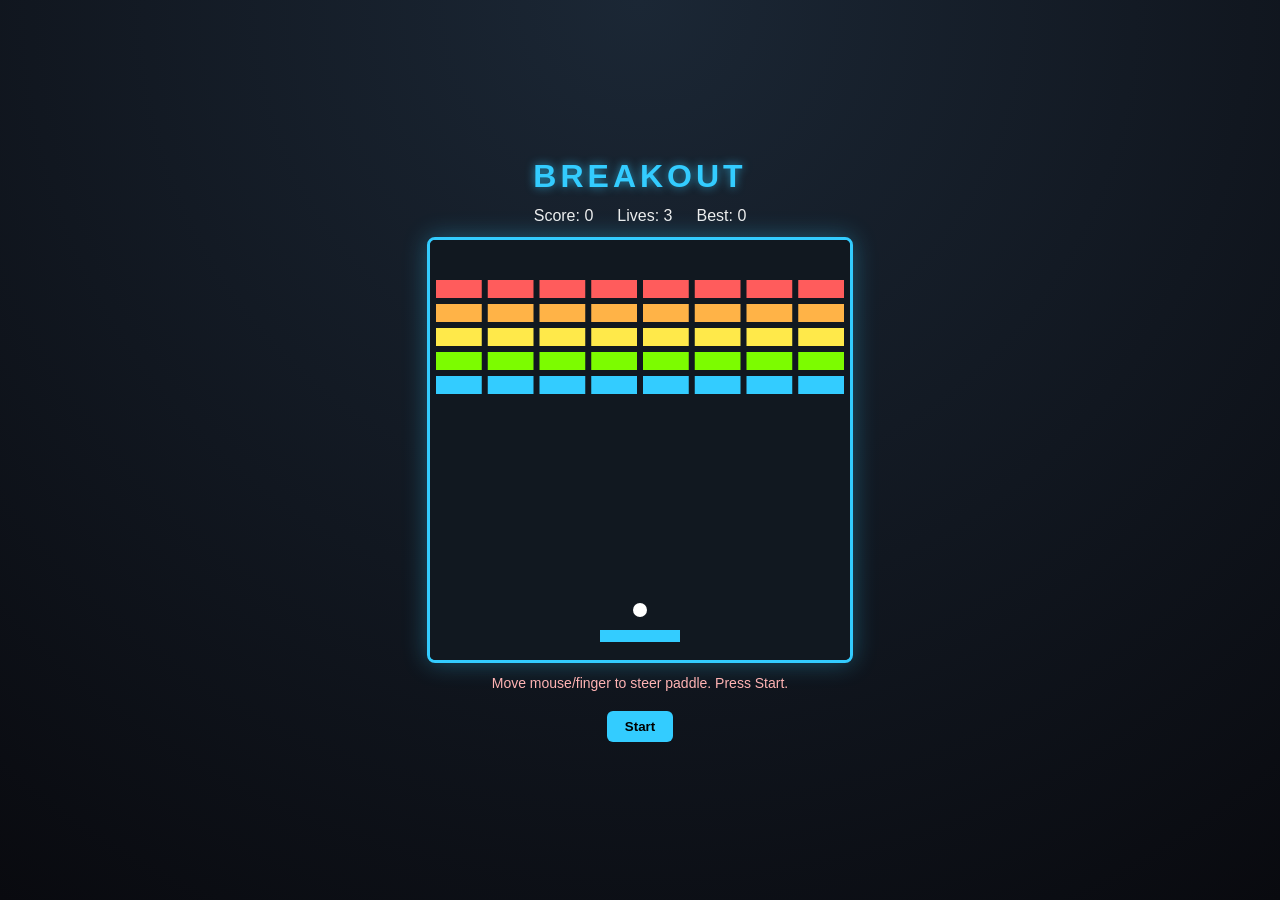
<file: games/breakout/index.html>
<!DOCTYPE html>
<html lang="en">
<head>
<meta charset="UTF-8">
<meta name="viewport" content="width=device-width, initial-scale=1, maximum-scale=1, viewport-fit=cover">
<meta name="mobile-web-app-capable" content="yes">
<title>Breakout</title>
<style>
  * { box-sizing: border-box; }
  body {
    margin: 0;
    min-height: 100vh;
    display: flex;
    flex-direction: column;
    align-items: center;
    justify-content: center;
    background: radial-gradient(circle at top, #1b2735, #090a0f);
    font-family: 'Segoe UI', Arial, sans-serif;
    color: #eee;
    gap: 12px;
  }
  h1 {
    margin: 0;
    letter-spacing: 4px;
    color: #33ccff;
    text-shadow: 0 0 10px #33ccffaa;
  }
  #hud {
    display: flex;
    gap: 24px;
    font-size: 16px;
  }
  canvas {
    background: #111820;
    border: 3px solid #33ccff;
    border-radius: 8px;
    box-shadow: 0 0 25px #33ccff55;
    touch-action: none;
  }
  #msg {
    min-height: 24px;
    font-size: 14px;
    color: #ffb3b3;
  }
  button {
    background: #33ccff;
    border: none;
    padding: 8px 18px;
    border-radius: 6px;
    font-weight: bold;
    cursor: pointer;
  }
</style>
</head>
<body>
<h1>BREAKOUT</h1>
<div id="hud">
  <div>Score: <span id="score">0</span></div>
  <div>Lives: <span id="lives">3</span></div>
  <div>Best: <span id="best">0</span></div>
</div>
<canvas id="game" width="420" height="420"></canvas>
<div id="msg">Move mouse/finger to steer paddle. Press Start.</div>
<button id="startBtn">Start</button>

<script>
const canvas = document.getElementById('game');
const ctx = canvas.getContext('2d');
const W = canvas.width, H = canvas.height;

const paddle = { w: 80, h: 12, x: (W-80)/2, y: H-30, speed: 8 };
let ball, bricks, score, lives, best, loopId, running, rows, cols, brickW, brickH, pad;

function initBricks() {
  rows = 5; cols = 8; pad = 6;
  brickW = (W - pad*(cols+1)) / cols;
  brickH = 18;
  bricks = [];
  const colors = ['#ff5c5c','#ffb347','#ffe94a','#7CFC00','#33ccff'];
  for (let r = 0; r < rows; r++) {
    for (let c = 0; c < cols; c++) {
      bricks.push({ x: pad + c*(brickW+pad), y: 40 + r*(brickH+pad), w: brickW, h: brickH, alive: true, color: colors[r % colors.length] });
    }
  }
}

function resetBall() {
  ball = { x: W/2, y: H-50, r: 7, dx: 4, dy: -4 };
  paddle.x = (W - paddle.w) / 2;
}

function init() {
  score = 0; lives = 3;
  best = Number(localStorage.getItem('breakoutBest') || 0);
  document.getElementById('score').textContent = score;
  document.getElementById('lives').textContent = lives;
  document.getElementById('best').textContent = best;
  initBricks();
  resetBall();
  running = true;
  document.getElementById('msg').textContent = '';
  if (loopId) cancelAnimationFrame(loopId);
  loop();
}

function loop() {
  if (!running) return;
  update();
  draw();
  loopId = requestAnimationFrame(loop);
}

function update() {
  ball.x += ball.dx;
  ball.y += ball.dy;

  if (ball.x - ball.r < 0 || ball.x + ball.r > W) ball.dx *= -1;
  if (ball.y - ball.r < 0) ball.dy *= -1;

  if (ball.y + ball.r > paddle.y && ball.y + ball.r < paddle.y + paddle.h &&
      ball.x > paddle.x && ball.x < paddle.x + paddle.w && ball.dy > 0) {
    const hit = (ball.x - (paddle.x + paddle.w/2)) / (paddle.w/2);
    ball.dx = hit * 6;
    ball.dy = -Math.abs(ball.dy);
  }

  if (ball.y - ball.r > H) {
    lives--;
    document.getElementById('lives').textContent = lives;
    if (lives <= 0) {
      gameOver();
      return;
    }
    resetBall();
  }

  bricks.forEach(b => {
    if (!b.alive) return;
    if (ball.x + ball.r > b.x && ball.x - ball.r < b.x + b.w &&
        ball.y + ball.r > b.y && ball.y - ball.r < b.y + b.h) {
      b.alive = false;
      ball.dy *= -1;
      score++;
      document.getElementById('score').textContent = score;
    }
  });

  if (bricks.every(b => !b.alive)) {
    running = false;
    document.getElementById('msg').textContent = 'You cleared the board! Press Start to play again';
    updateBest();
  }
}

function updateBest() {
  if (score > best) {
    best = score;
    localStorage.setItem('breakoutBest', best);
    document.getElementById('best').textContent = best;
  }
}

function gameOver() {
  running = false;
  cancelAnimationFrame(loopId);
  updateBest();
  document.getElementById('msg').textContent = 'Game over — press Start to try again';
  draw();
}

function draw() {
  ctx.fillStyle = '#111820';
  ctx.fillRect(0, 0, W, H);

  bricks.forEach(b => {
    if (!b.alive) return;
    ctx.fillStyle = b.color;
    ctx.fillRect(b.x, b.y, b.w, b.h);
  });

  ctx.fillStyle = '#33ccff';
  ctx.fillRect(paddle.x, paddle.y, paddle.w, paddle.h);

  ctx.beginPath();
  ctx.arc(ball.x, ball.y, ball.r, 0, Math.PI*2);
  ctx.fillStyle = '#fff';
  ctx.fill();
}

function movePaddle(clientX) {
  const rect = canvas.getBoundingClientRect();
  const x = clientX - rect.left;
  paddle.x = Math.min(Math.max(x - paddle.w/2, 0), W - paddle.w);
}

canvas.addEventListener('mousemove', e => movePaddle(e.clientX));
canvas.addEventListener('touchmove', e => {
  movePaddle(e.touches[0].clientX);
  e.preventDefault();
}, { passive: false });

document.addEventListener('keydown', e => {
  if (e.key === 'ArrowLeft') paddle.x = Math.max(paddle.x - paddle.speed*3, 0);
  if (e.key === 'ArrowRight') paddle.x = Math.min(paddle.x + paddle.speed*3, W - paddle.w);
});

document.getElementById('startBtn').onclick = init;

best = Number(localStorage.getItem('breakoutBest') || 0);
document.getElementById('best').textContent = best;
initBricks();
resetBall();
draw();
</script>
</body>
</html>
</file>
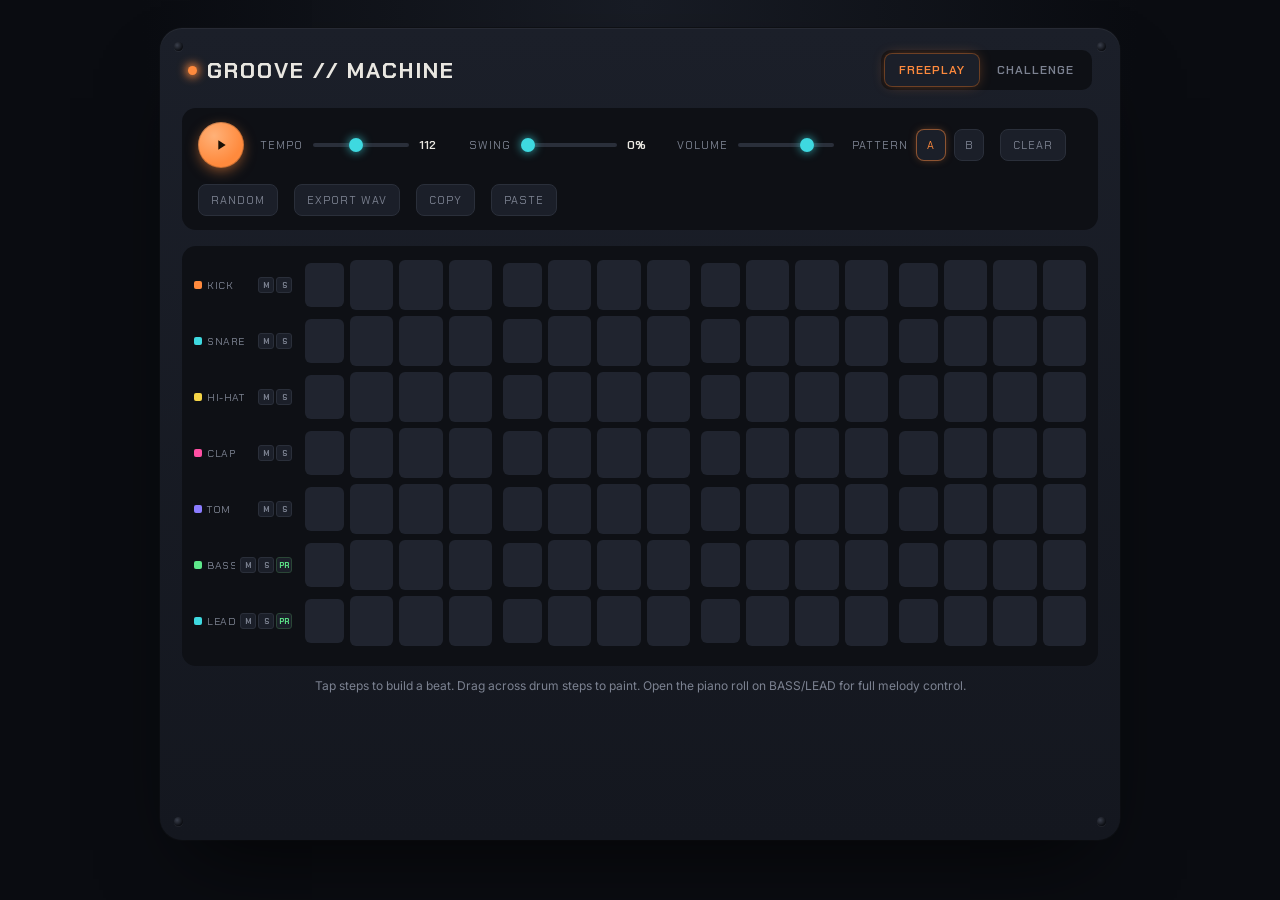
<file: games/groove-machine/index.html>
<!DOCTYPE html>
<html lang="en">
<head>
<meta charset="UTF-8">
<meta name="viewport" content="width=device-width, initial-scale=1.0">
<title>GROOVE // MACHINE</title>
<link rel="preconnect" href="https://fonts.googleapis.com">
<link href="https://fonts.googleapis.com/css2?family=Chakra+Petch:wght@400;500;600;700&family=Inter:wght@400;500;600;700&display=swap" rel="stylesheet">
<style>
  :root{
    --bg:#0a0c11; --panel:#14171f; --panel-raised:#1b1f29; --seam:#0e1015;
    --text:#e9e7e1; --text-dim:#7c8291;
    --amber:#ff8a3d; --cyan:#3ed9e0; --yellow:#f5d547; --magenta:#ff4fa3;
    --violet:#8b7cff; --green:#5ee88a; --red:#ff5a5a;
  }
  *{box-sizing:border-box; -webkit-tap-highlight-color:transparent;}
  html,body{margin:0;padding:0;}
  body{background:radial-gradient(ellipse at top, #171b24 0%, var(--bg) 55%);min-height:100vh;font-family:'Inter',sans-serif;color:var(--text);display:flex;justify-content:center;padding:28px 14px 60px;}
  .machine{width:100%;max-width:960px;background:linear-gradient(180deg,var(--panel-raised),var(--panel));border-radius:22px;padding:22px 22px 26px;box-shadow:0 1px 0 rgba(255,255,255,0.05) inset,0 40px 80px -30px rgba(0,0,0,0.7),0 0 0 1px var(--seam);position:relative;}
  .screw{position:absolute;width:9px;height:9px;border-radius:50%;background:radial-gradient(circle at 35% 35%, #3a3f4c, #0c0e13 70%);box-shadow:0 1px 1px rgba(255,255,255,0.06);}
  .screw.tl{top:14px;left:14px;} .screw.tr{top:14px;right:14px;}
  .screw.bl{bottom:14px;left:14px;} .screw.br{bottom:14px;right:14px;}

  header{display:flex;align-items:center;justify-content:space-between;flex-wrap:wrap;gap:14px;margin-bottom:18px;padding:0 6px;}
  .brand{font-family:'Chakra Petch',sans-serif;font-weight:700;font-size:22px;letter-spacing:2px;display:flex;align-items:center;gap:10px;}
  .brand .dot{width:9px;height:9px;border-radius:50%;background:var(--amber);box-shadow:0 0 10px 2px var(--amber);animation:pulse 1.6s ease-in-out infinite;}
  @keyframes pulse{0%,100%{opacity:1;}50%{opacity:.35;}}
  .mode-tabs{display:flex;background:var(--seam);border-radius:10px;padding:4px;gap:4px;}
  .mode-tabs button{font-family:'Chakra Petch',sans-serif;font-weight:600;font-size:12px;letter-spacing:1px;padding:8px 14px;border:none;border-radius:7px;background:transparent;color:var(--text-dim);cursor:pointer;transition:all .15s ease;}
  .mode-tabs button.active{background:var(--panel-raised);color:var(--amber);box-shadow:0 0 0 1px rgba(255,138,61,0.3), 0 0 14px -2px rgba(255,138,61,0.4);}
  .stat-strip{display:flex;gap:10px;font-family:'Chakra Petch',sans-serif;font-size:11px;letter-spacing:1px;color:var(--text-dim);}
  .stat-strip .stat{background:var(--seam);border-radius:8px;padding:6px 12px;text-align:center;min-width:56px;}
  .stat-strip .stat b{display:block;font-size:16px;color:var(--text);margin-top:1px;}
  .stat-strip .stat.score b{color:var(--amber);} .stat-strip .stat.level b{color:var(--cyan);}
  .stat-strip .stat.lives b{color:var(--red);} .stat-strip .stat.streak b{color:var(--yellow);}

  .transport{display:flex;align-items:center;gap:16px;flex-wrap:wrap;background:var(--seam);border-radius:14px;padding:14px 16px;margin-bottom:16px;}
  #playBtn{width:46px;height:46px;border-radius:50%;border:none;cursor:pointer;background:radial-gradient(circle at 35% 30%, #ffb178, var(--amber) 65%);box-shadow:0 4px 14px -2px rgba(255,138,61,0.6), 0 0 0 1px rgba(0,0,0,0.2) inset;display:flex;align-items:center;justify-content:center;flex-shrink:0;}
  #playBtn svg{width:16px;height:16px;fill:#1a1005;}
  .ctrl-group{display:flex;align-items:center;gap:8px;font-size:12px;color:var(--text-dim);}
  .ctrl-group label{font-family:'Chakra Petch',sans-serif;letter-spacing:1px;font-size:11px;white-space:nowrap;}
  input[type=range]{-webkit-appearance:none;width:96px;height:4px;background:#2a2f3a;border-radius:2px;outline:none;}
  input[type=range]::-webkit-slider-thumb{-webkit-appearance:none;width:14px;height:14px;border-radius:50%;background:var(--cyan);box-shadow:0 0 8px 1px rgba(62,217,224,0.6);cursor:pointer;}
  .tempo-val{font-family:'Chakra Petch',sans-serif;color:var(--text);font-weight:600;width:34px;}
  .ghost-btn{font-family:'Chakra Petch',sans-serif;font-size:11px;letter-spacing:1px;background:var(--panel-raised);border:1px solid #2a2f3a;color:var(--text-dim);padding:8px 12px;border-radius:8px;cursor:pointer;transition:.15s;}
  .ghost-btn:hover{color:var(--text);border-color:#3a4150;}
  .ghost-btn:disabled{opacity:.4;cursor:not-allowed;}
  .bank-btn{min-width:30px;padding:8px 10px;}
  .bank-btn.active{color:var(--amber);border-color:rgba(255,138,61,0.5);box-shadow:0 0 10px -3px rgba(255,138,61,0.6);}
  .pr-scale-select{background:var(--seam);border:1px solid #2a2f3a;color:var(--text);font-family:'Chakra Petch',sans-serif;font-size:11px;border-radius:6px;padding:5px 6px;}
  .pr-row.out-scale{opacity:0.45;}
  .primary-btn{font-family:'Chakra Petch',sans-serif;font-weight:600;font-size:12px;letter-spacing:1px;background:linear-gradient(180deg,#ffb178,var(--amber));color:#1a1005;border:none;padding:10px 18px;border-radius:9px;cursor:pointer;box-shadow:0 4px 14px -4px rgba(255,138,61,0.7);}
  .primary-btn:disabled{opacity:.4;cursor:not-allowed;box-shadow:none;}

  .grid-wrap{background:var(--seam);border-radius:14px;padding:14px 12px;position:relative;overflow:hidden;}
  .playhead-rail{position:absolute;top:14px;bottom:14px;display:grid;grid-template-columns:100px repeat(16,1fr);gap:0;pointer-events:none;left:12px;right:12px;}
  .playhead-col{grid-row:1;background:linear-gradient(180deg, rgba(62,217,224,0.16), rgba(62,217,224,0.02));border-radius:8px;box-shadow:0 0 18px 2px rgba(62,217,224,0.25);transition:opacity .05s linear;opacity:0;}
  .track-row{display:grid;grid-template-columns:100px repeat(16,1fr);gap:6px;align-items:center;margin-bottom:6px;position:relative;transition:opacity .2s;}
  .track-label{font-family:'Chakra Petch',sans-serif;font-size:10.5px;letter-spacing:0.5px;color:var(--text-dim);display:flex;align-items:center;gap:5px;justify-content:space-between;padding-right:2px;}
  .track-label .lbl-left{display:flex;align-items:center;gap:5px;overflow:hidden;}
  .track-label .swatch{width:8px;height:8px;border-radius:2px;flex-shrink:0;}
  .ms-btns{display:flex;gap:2px;flex-shrink:0;}
  .ms-btn{min-width:16px;height:16px;border-radius:3px;border:1px solid #2a2f3a;background:#1b1f29;color:var(--text-dim);font-size:8px;font-family:'Chakra Petch',sans-serif;font-weight:700;cursor:pointer;line-height:1;padding:0 2px;}
  .ms-btn.mute.active{background:var(--red);color:#1a0505;border-color:var(--red);}
  .ms-btn.solo.active{background:var(--yellow);color:#1a1505;border-color:var(--yellow);}
  .ms-btn.roll{color:var(--green);border-color:#2a4636;}

  .step{aspect-ratio:1/1.15;border-radius:6px;background:#20242f;border:none;cursor:pointer;position:relative;transition:background .08s, box-shadow .08s, transform .06s, opacity .08s;display:flex;align-items:center;justify-content:center;touch-action:none;font-size:8.5px;font-family:'Chakra Petch',sans-serif;font-weight:700;letter-spacing:-0.3px;}
  .step:active{transform:scale(0.92);}
  .step.beat-edge{margin-left:5px;}
  .step.target-flash{box-shadow:0 0 14px 2px var(--magenta) !important;background:var(--magenta) !important;}
  .step.correct{box-shadow:0 0 12px 1px var(--green) !important;background:var(--green) !important;}
  .step.missed{box-shadow:0 0 0 2px var(--red) inset;}
  .step.extra{box-shadow:0 0 0 2px var(--yellow) inset;}

  .subtext{font-size:12px;color:var(--text-dim);text-align:center;margin-top:12px;min-height:18px;}
  .subtext b{color:var(--text);}
  .overlay{position:absolute;inset:0;background:rgba(10,12,17,0.86);backdrop-filter:blur(3px);display:flex;flex-direction:column;align-items:center;justify-content:center;gap:12px;border-radius:14px;text-align:center;padding:20px;}
  .overlay h2{font-family:'Chakra Petch',sans-serif;margin:0;font-size:26px;}
  .overlay .acc{font-family:'Chakra Petch',sans-serif;font-size:46px;font-weight:700;}

  .pr-overlay{position:fixed;inset:0;background:rgba(5,6,9,0.78);backdrop-filter:blur(4px);display:none;align-items:center;justify-content:center;z-index:1000;padding:16px;}
  .pr-panel{background:linear-gradient(180deg,var(--panel-raised),var(--panel));border-radius:16px;padding:16px;width:100%;max-width:680px;box-shadow:0 30px 70px -20px rgba(0,0,0,0.8);border:1px solid var(--seam);}
  .pr-header{display:flex;justify-content:space-between;align-items:center;margin-bottom:12px;font-family:'Chakra Petch',sans-serif;flex-wrap:wrap;gap:8px;}
  .pr-header h3{margin:0;font-size:15px;letter-spacing:1.5px;}
  .pr-octave-ctrl{display:flex;gap:6px;align-items:center;font-size:11px;color:var(--text-dim);}
  .pr-octave-ctrl button{width:26px;height:26px;border-radius:6px;border:1px solid #2a2f3a;background:var(--seam);color:var(--text);cursor:pointer;font-size:13px;}
  .pr-close{background:none;border:none;color:var(--text-dim);font-size:22px;cursor:pointer;line-height:1;}
  .pr-grid-scroll{max-height:52vh;overflow-y:auto;border-radius:10px;background:var(--seam);padding:6px;}
  .pr-row{display:grid;grid-template-columns:52px repeat(16,1fr);gap:2px;align-items:center;height:16px;margin-bottom:2px;}
  .pr-key-label{font-family:'Chakra Petch',sans-serif;font-size:9px;color:var(--text-dim);text-align:right;padding-right:6px;cursor:pointer;user-select:none;}
  .pr-row.black .pr-key-label{color:#565c6b;}
  .pr-row.root .pr-key-label{color:var(--text);}
  .pr-cell{height:100%;border-radius:3px;background:#20242f;cursor:pointer;}
  .pr-row.black .pr-cell{background:#1a1d26;}
  .pr-cell.beat-edge{margin-left:4px;}
  .pr-cell.active{box-shadow:0 0 8px 1px currentColor;}
  .pr-cell.pr-playhead{outline:2px solid var(--cyan);outline-offset:-1px;}
  .pr-footer{margin-top:10px;font-size:11px;color:var(--text-dim);text-align:center;}

  @media (max-width:640px){
    .track-label{font-size:8.5px;}
    .track-row, .playhead-rail{grid-template-columns:64px repeat(16,1fr);}
    .stat-strip .stat{padding:5px 8px;min-width:40px;}
    .transport{gap:10px;}
    input[type=range]{width:70px;}
    .pr-row{grid-template-columns:40px repeat(16,1fr);}
  }
</style>
</head>
<body>

<div class="machine" id="machine">
  <div class="screw tl"></div><div class="screw tr"></div>
  <div class="screw bl"></div><div class="screw br"></div>

  <header>
    <div class="brand"><span class="dot"></span>GROOVE // MACHINE</div>
    <div class="mode-tabs">
      <button id="tabFree" class="active">FREEPLAY</button>
      <button id="tabChallenge">CHALLENGE</button>
    </div>
    <div class="stat-strip" id="challengeStats" style="display:none;">
      <div class="stat score">SCORE<b id="scoreVal">0</b></div>
      <div class="stat level">LEVEL<b id="levelVal">1</b></div>
      <div class="stat streak">STREAK<b id="streakVal">0</b></div>
      <div class="stat lives">LIVES<b id="livesVal">♥♥♥</b></div>
    </div>
  </header>

  <div class="transport">
    <button id="playBtn" title="Play/Stop"><svg id="playIcon" viewBox="0 0 24 24"><path d="M8 5v14l11-7z"/></svg></button>
    <div class="ctrl-group"><label>TEMPO</label><input type="range" id="tempo" min="60" max="180" value="112"><span class="tempo-val" id="tempoVal">112</span></div>
    <div class="ctrl-group"><label>SWING</label><input type="range" id="swing" min="0" max="60" value="0"><span class="tempo-val" id="swingVal">0%</span></div>
    <div class="ctrl-group"><label>VOLUME</label><input type="range" id="volume" min="0" max="100" value="75"></div>
    <div class="ctrl-group" id="bankCtrl"><label>PATTERN</label><button class="ghost-btn bank-btn active" id="bankA">A</button><button class="ghost-btn bank-btn" id="bankB">B</button></div>
    <button class="ghost-btn" id="clearBtn">CLEAR</button>
    <button class="ghost-btn" id="randomBtn">RANDOM</button>
    <button class="ghost-btn" id="exportBtn">EXPORT WAV</button>
    <button class="ghost-btn" id="copyBtn">COPY</button>
    <button class="ghost-btn" id="pasteBtn">PASTE</button>
    <button class="primary-btn" id="challengeActionBtn" style="display:none;">START CHALLENGE</button>
  </div>

  <div class="grid-wrap" id="gridWrap">
    <div class="playhead-rail" id="playheadRail"></div>
    <div id="tracksHost"></div>
    <div class="overlay" id="resultOverlay" style="display:none;">
      <h2 id="resultTitle">ROUND CLEAR</h2>
      <div class="acc" id="resultAcc">0%</div>
      <div id="resultSub" style="color:var(--text-dim);font-size:13px;"></div>
      <button class="primary-btn" id="nextRoundBtn">NEXT ROUND</button>
    </div>
  </div>

  <div class="subtext" id="subtext">Tap steps to build a beat. Drag across drum steps to paint. Open the piano roll on BASS/LEAD for full melody control.</div>
</div>

<div class="pr-overlay" id="pianoRollModal">
  <div class="pr-panel">
    <div class="pr-header">
      <h3 id="prTitle">PIANO ROLL</h3>
      <div class="pr-octave-ctrl">
        <label>SCALE</label>
        <select class="pr-scale-select" id="prScale">
          <option value="chromatic">Chromatic</option>
          <option value="major">Major</option>
          <option value="minor">Minor</option>
          <option value="minpent">Minor Pent.</option>
        </select>
        <label>OCTAVE</label>
        <button id="prOctDown">▼</button>
        <button id="prOctUp">▲</button>
        <button class="pr-close" id="prClose">&times;</button>
      </div>
    </div>
    <div class="pr-grid-scroll"><div id="prGridBody"></div></div>
    <div class="pr-footer">Tap a cell to place a note (one note per step). Tap a key label to preview its pitch.</div>
  </div>
</div>

<script>
(function(){
  const NOTE_NAMES = ['C','C#','D','D#','E','F','F#','G','G#','A','A#','B'];
  const BIAS = 200;
  const BASS_BASE = 65.41;
  const LEAD_BASE  = 261.63;

  const TRACKS = [
    {id:'kick',  name:'KICK',  color:'#ff8a3d', type:'drum', synth:synthKick},
    {id:'snare', name:'SNARE', color:'#3ed9e0', type:'drum', synth:synthSnare},
    {id:'hihat', name:'HI-HAT',color:'#f5d547', type:'drum', synth:synthHat},
    {id:'clap',  name:'CLAP',  color:'#ff4fa3', type:'drum', synth:synthClap},
    {id:'tom',   name:'TOM',   color:'#8b7cff', type:'drum', synth:synthTom},
    {id:'bass',  name:'BASS',  color:'#5ee88a', type:'tone', baseOctave:2, baseFreq:BASS_BASE, synth:synthBass},
    {id:'lead',  name:'LEAD',  color:'#3ed9e0', type:'tone', baseOctave:4, baseFreq:LEAD_BASE,  synth:synthLead},
  ];
  const DRUM_IDS = TRACKS.filter(t=>t.type==='drum').map(t=>t.id);
  const STEPS = 16;

  function noteLabelForTrack(tr, offset){
    const name = NOTE_NAMES[((offset%12)+12)%12];
    const octave = tr.baseOctave + Math.floor(offset/12);
    return name+octave;
  }

  let actx = null, masterGain = null;
  function ensureAudio(){
    if(!actx){
      actx = new (window.AudioContext||window.webkitAudioContext)();
      masterGain = actx.createGain();
      masterGain.gain.value = parseInt(document.getElementById('volume').value)/100;
      masterGain.connect(actx.destination);
    }
    if(actx.state==='suspended') actx.resume();
  }
  const noiseCache = new WeakMap();
  function getNoise(ctx){
    if(!noiseCache.has(ctx)){
      const len = Math.floor(ctx.sampleRate*0.5);
      const buf = ctx.createBuffer(1, len, ctx.sampleRate);
      const d = buf.getChannelData(0);
      for(let i=0;i<len;i++) d[i] = Math.random()*2-1;
      noiseCache.set(ctx, buf);
    }
    return noiseCache.get(ctx);
  }

  function synthKick(ctx,dest,t){
    const o=ctx.createOscillator(), g=ctx.createGain();
    o.type='sine'; o.frequency.setValueAtTime(150,t); o.frequency.exponentialRampToValueAtTime(38,t+0.15);
    g.gain.setValueAtTime(1,t); g.gain.exponentialRampToValueAtTime(0.001,t+0.32);
    o.connect(g); g.connect(dest); o.start(t); o.stop(t+0.33);
  }
  function synthSnare(ctx,dest,t){
    const src=ctx.createBufferSource(); src.buffer=getNoise(ctx);
    const bp=ctx.createBiquadFilter(); bp.type='bandpass'; bp.frequency.value=1800; bp.Q.value=0.7;
    const g=ctx.createGain(); g.gain.setValueAtTime(0.9,t); g.gain.exponentialRampToValueAtTime(0.001,t+0.18);
    src.connect(bp); bp.connect(g); g.connect(dest); src.start(t); src.stop(t+0.2);
    const o=ctx.createOscillator(), og=ctx.createGain();
    o.type='triangle'; o.frequency.value=180;
    og.gain.setValueAtTime(0.5,t); og.gain.exponentialRampToValueAtTime(0.001,t+0.1);
    o.connect(og); og.connect(dest); o.start(t); o.stop(t+0.12);
  }
  function synthHat(ctx,dest,t){
    const src=ctx.createBufferSource(); src.buffer=getNoise(ctx);
    const hp=ctx.createBiquadFilter(); hp.type='highpass'; hp.frequency.value=7000;
    const g=ctx.createGain(); g.gain.setValueAtTime(0.5,t); g.gain.exponentialRampToValueAtTime(0.001,t+0.05);
    src.connect(hp); hp.connect(g); g.connect(dest); src.start(t); src.stop(t+0.06);
  }
  function synthClap(ctx,dest,t){
    for(let i=0;i<3;i++){
      const dt=t+i*0.012;
      const src=ctx.createBufferSource(); src.buffer=getNoise(ctx);
      const bp=ctx.createBiquadFilter(); bp.type='bandpass'; bp.frequency.value=1500; bp.Q.value=1.2;
      const g=ctx.createGain(); g.gain.setValueAtTime(0.7,dt); g.gain.exponentialRampToValueAtTime(0.001,dt+0.08);
      src.connect(bp); bp.connect(g); g.connect(dest); src.start(dt); src.stop(dt+0.09);
    }
  }
  function synthTom(ctx,dest,t){
    const o=ctx.createOscillator(), g=ctx.createGain();
    o.type='sine'; o.frequency.setValueAtTime(210,t); o.frequency.exponentialRampToValueAtTime(90,t+0.22);
    g.gain.setValueAtTime(0.8,t); g.gain.exponentialRampToValueAtTime(0.001,t+0.35);
    o.connect(g); g.connect(dest); o.start(t); o.stop(t+0.36);
  }
  function freqFromValue(baseFreq, value){
    const semitone = value - BIAS;
    return baseFreq * Math.pow(2, semitone/12);
  }
  function synthBass(ctx,dest,t,value){
    const freq = freqFromValue(BASS_BASE, value||BIAS);
    const o=ctx.createOscillator(), g=ctx.createGain(), lp=ctx.createBiquadFilter();
    o.type='sawtooth'; o.frequency.setValueAtTime(freq,t);
    lp.type='lowpass'; lp.frequency.setValueAtTime(900,t); lp.frequency.exponentialRampToValueAtTime(220,t+0.28);
    g.gain.setValueAtTime(0.001,t); g.gain.linearRampToValueAtTime(0.7,t+0.012); g.gain.exponentialRampToValueAtTime(0.001,t+0.32);
    o.connect(lp); lp.connect(g); g.connect(dest); o.start(t); o.stop(t+0.34);
  }
  function synthLead(ctx,dest,t,value){
    const freq = freqFromValue(LEAD_BASE, value||BIAS);
    const o=ctx.createOscillator(), o2=ctx.createOscillator(), g=ctx.createGain(), g2=ctx.createGain();
    o.type='triangle'; o.frequency.setValueAtTime(freq,t);
    o2.type='sine'; o2.frequency.setValueAtTime(freq*2,t); g2.gain.value=0.18;
    g.gain.setValueAtTime(0.001,t); g.gain.linearRampToValueAtTime(0.5,t+0.008); g.gain.exponentialRampToValueAtTime(0.001,t+0.22);
    o.connect(g); o2.connect(g2); g2.connect(g); g.connect(dest);
    o.start(t); o.stop(t+0.24); o2.start(t); o2.stop(t+0.24);
  }
  function previewNote(tr, offset){ ensureAudio(); tr.synth(actx, masterGain, actx.currentTime, offset+BIAS); }

  function emptyPattern(){ const p={}; TRACKS.forEach(tr=>p[tr.id]=new Array(STEPS).fill(0)); return p; }
  let patternBanks = { A: emptyPattern(), B: emptyPattern() };
  let currentBank = 'A';
  let pattern = patternBanks[currentBank];
  let mode='free', isPlaying=false, currentStep=0, nextNoteTime=0.0, timerID=null;
  const lookahead=25.0, scheduleAheadTime=0.1;
  let tempo=112, swingAmount=0;
  const muteState={}, soloState={};
  TRACKS.forEach(tr=>{ muteState[tr.id]=false; soloState[tr.id]=false; });

  function isTrackAudible(id){
    const anySolo = TRACKS.some(t=>soloState[t.id]);
    if(anySolo) return soloState[id] && !muteState[id];
    return !muteState[id];
  }
  function updateTrackDim(){
    TRACKS.forEach(tr=>{
      const row = trackRowEls[tr.id];
      row.style.opacity = isTrackAudible(tr.id) ? 1 : 0.35;
      row.querySelector('.ms-btn.mute').classList.toggle('active', muteState[tr.id]);
      row.querySelector('.ms-btn.solo').classList.toggle('active', soloState[tr.id]);
    });
  }

  let challenge = {active:false, phase:'idle', target:null, level:1, score:0, lives:3, streak:0};

  const tracksHost = document.getElementById('tracksHost');
  const playheadRail = document.getElementById('playheadRail');
  const stepEls = {}, trackRowEls = {};
  let isPointerDown=false, paintTrack=null, paintValue=null;
  window.addEventListener('pointerup', ()=>{ isPointerDown=false; paintTrack=null; paintValue=null; });
  window.addEventListener('pointercancel', ()=>{ isPointerDown=false; paintTrack=null; paintValue=null; });

  function buildGrid(){
    tracksHost.innerHTML='';
    TRACKS.forEach(tr=>{
      const row=document.createElement('div'); row.className='track-row';
      const label=document.createElement('div'); label.className='track-label';
      let btns = '<button class="ms-btn mute" data-id="'+tr.id+'">M</button><button class="ms-btn solo" data-id="'+tr.id+'">S</button>';
      if(tr.type==='tone') btns += '<button class="ms-btn roll" data-id="'+tr.id+'">PR</button>';
      label.innerHTML = '<span class="lbl-left"><span class="swatch" style="background:'+tr.color+'"></span>'+tr.name+'</span><span class="ms-btns">'+btns+'</span>';
      row.appendChild(label);
      stepEls[tr.id]=[];
      for(let i=0;i<STEPS;i++){
        const b=document.createElement('button');
        b.className='step'+(i%4===0?' beat-edge':'');
        b.dataset.track=tr.id; b.dataset.step=i;
        b.addEventListener('pointerdown', (e)=>{ e.preventDefault(); handleStepInteraction(tr.id,i,true,null); });
        b.addEventListener('pointerenter', ()=>{
          if(!isPointerDown || paintTrack!==tr.id || tr.type!=='drum') return;
          handleStepInteraction(tr.id,i,false,paintValue);
        });
        row.appendChild(b); stepEls[tr.id].push(b);
      }
      tracksHost.appendChild(row); trackRowEls[tr.id]=row;
      row.querySelector('.ms-btn.mute').addEventListener('click',(e)=>{ e.stopPropagation(); muteState[tr.id]=!muteState[tr.id]; updateTrackDim(); });
      row.querySelector('.ms-btn.solo').addEventListener('click',(e)=>{ e.stopPropagation(); soloState[tr.id]=!soloState[tr.id]; updateTrackDim(); });
      const rollBtn = row.querySelector('.ms-btn.roll');
      if(rollBtn) rollBtn.addEventListener('click',(e)=>{ e.stopPropagation(); openPianoRoll(tr.id); });
    });
    playheadRail.innerHTML='<div></div>';
    for(let i=0;i<STEPS;i++){ const col=document.createElement('div'); col.className='playhead-col'; playheadRail.appendChild(col); }
    updateTrackDim();
  }
  buildGrid();
  const playheadCols = ()=>Array.from(playheadRail.querySelectorAll('.playhead-col'));

  function refreshStepVisual(trackId, step){
    const tr=TRACKS.find(t=>t.id===trackId), el=stepEls[trackId][step];
    el.classList.remove('correct','missed','extra','target-flash');
    const val=pattern[trackId][step]; el.textContent='';
    if(val>0){
      el.classList.add('on'); el.style.background=tr.color;
      if(tr.type==='tone'){
        el.style.opacity=1; el.style.boxShadow='0 0 8px 1px '+tr.color+'88';
        el.textContent = noteLabelForTrack(tr, val-BIAS);
        el.style.color='#0a0c11';
      } else {
        el.style.opacity=1; el.style.boxShadow='0 0 10px 1px '+tr.color+'99';
      }
    } else {
      el.classList.remove('on'); el.style.background=''; el.style.opacity=''; el.style.boxShadow='';
    }
  }
  function refreshAllVisuals(){ TRACKS.forEach(tr=>{ for(let i=0;i<STEPS;i++) refreshStepVisual(tr.id,i); }); }

  function handleStepInteraction(trackId, step, isInitial, forceValue){
    if(mode==='challenge'){
      if(challenge.phase!=='input') return;
      if(DRUM_IDS.indexOf(trackId)===-1) return;
    }
    ensureAudio();
    const tr=TRACKS.find(t=>t.id===trackId); let newVal;
    if(tr.type==='drum'){
      if(isInitial){ newVal = pattern[trackId][step] ? 0 : 1; isPointerDown=true; paintTrack=trackId; paintValue=newVal; }
      else { newVal=forceValue; if(pattern[trackId][step]===newVal) return; }
    } else {
      if(!isInitial) return;
      newVal = pattern[trackId][step] ? 0 : BIAS;
    }
    pattern[trackId][step]=newVal;
    refreshStepVisual(trackId, step);
    if(newVal>0 && isTrackAudible(trackId)) tr.synth(actx, masterGain, actx.currentTime, newVal);
  }

  const SCALES = { chromatic:null, major:[0,2,4,5,7,9,11], minor:[0,2,3,5,7,8,10], minpent:[0,3,5,7,10] };
  let prTrackId=null, prViewOffset=-12, prScale='chromatic';
  let prPointerDown=false, prPaintOffset=null, prPaintValue=null;
  const prModal=document.getElementById('pianoRollModal');
  const prGridBody=document.getElementById('prGridBody');
  window.addEventListener('pointerup', ()=>{ prPointerDown=false; prPaintOffset=null; prPaintValue=null; });
  window.addEventListener('pointercancel', ()=>{ prPointerDown=false; prPaintOffset=null; prPaintValue=null; });

  function openPianoRoll(trackId){
    prTrackId=trackId; prViewOffset=-12;
    document.getElementById('prTitle').textContent = TRACKS.find(t=>t.id===trackId).name+' — PIANO ROLL';
    renderPianoRoll(); prModal.style.display='flex';
  }
  function closePianoRoll(){ prModal.style.display='none'; prTrackId=null; }
  document.getElementById('prClose').addEventListener('click', closePianoRoll);
  prModal.addEventListener('click',(e)=>{ if(e.target===prModal) closePianoRoll(); });
  document.getElementById('prOctUp').addEventListener('click', ()=>{ prViewOffset=Math.min(prViewOffset+12,24); renderPianoRoll(); });
  document.getElementById('prOctDown').addEventListener('click', ()=>{ prViewOffset=Math.max(prViewOffset-12,-36); renderPianoRoll(); });
  document.getElementById('prScale').addEventListener('change', (e)=>{ prScale=e.target.value; renderPianoRoll(); });

  function placeNote(tr, s, offset, playPreview){
    const newVal = offset+BIAS;
    pattern[tr.id][s] = newVal;
    refreshStepVisual(tr.id, s);
    if(playPreview) previewNote(tr, offset);
  }
  function clearNote(tr, s){ pattern[tr.id][s]=0; refreshStepVisual(tr.id, s); }

  function renderPianoRoll(){
    if(!prTrackId) return;
    const tr = TRACKS.find(t=>t.id===prTrackId);
    const scaleArr = SCALES[prScale];
    prGridBody.innerHTML='';
    const rows=24;
    for(let r=0;r<rows;r++){
      const offset = prViewOffset + (rows-1-r);
      const name = noteLabelForTrack(tr, offset);
      const isBlack = name.indexOf('#')!==-1;
      const inScale = !scaleArr || scaleArr.indexOf(((offset%12)+12)%12)!==-1;
      const rowEl=document.createElement('div');
      rowEl.className='pr-row'+(isBlack?' black':'')+(offset===0?' root':'')+(inScale?'':' out-scale');
      const lbl=document.createElement('div'); lbl.className='pr-key-label'; lbl.textContent=name;
      lbl.addEventListener('click', ()=>previewNote(tr, offset));
      rowEl.appendChild(lbl);
      for(let s=0;s<STEPS;s++){
        const cell=document.createElement('div');
        cell.className='pr-cell'+(s%4===0?' beat-edge':'');
        cell.dataset.step=s;
        const val=pattern[tr.id][s];
        if(val>0 && (val-BIAS)===offset){ cell.classList.add('active'); cell.style.background=tr.color; cell.style.color=tr.color; }
        cell.addEventListener('pointerdown', (e)=>{
          e.preventDefault(); ensureAudio();
          const wasActive = val>0 && (val-BIAS)===offset;
          prPointerDown=true; prPaintOffset=offset; prPaintValue = wasActive ? 0 : 1;
          if(wasActive) clearNote(tr,s); else placeNote(tr,s,offset,true);
          renderPianoRoll();
        });
        cell.addEventListener('pointerenter', ()=>{
          if(!prPointerDown || prPaintOffset!==offset) return;
          if(prPaintValue) placeNote(tr,s,offset,false); else clearNote(tr,s);
          renderPianoRoll();
        });
        rowEl.appendChild(cell);
      }
      prGridBody.appendChild(rowEl);
    }
  }
  function updatePianoRollPlayhead(step){
    if(prModal.style.display!=='flex') return;
    prGridBody.querySelectorAll('.pr-cell').forEach(c=>c.classList.remove('pr-playhead'));
    prGridBody.querySelectorAll('.pr-cell[data-step="'+step+'"]').forEach(c=>c.classList.add('pr-playhead'));
  }

  function stepDuration(){ return 60.0/tempo/4; }
  function nextNote(){ nextNoteTime += stepDuration(); currentStep=(currentStep+1)%STEPS; }
  let scheduledSteps=[];
  function scheduleStep(step, time){
    const base=stepDuration(); const swingDelay=(swingAmount/100)*base*0.5;
    const actualTime = time + (step%2===1?swingDelay:0);
    TRACKS.forEach(tr=>{ const val=pattern[tr.id][step]; if(val>0 && isTrackAudible(tr.id)) tr.synth(actx, masterGain, actualTime, val); });
    scheduledSteps.push({step, time:actualTime});
  }
  function scheduler(){
    while(nextNoteTime < actx.currentTime + scheduleAheadTime){ scheduleStep(currentStep, nextNoteTime); nextNote(); }
    timerID=setTimeout(scheduler, lookahead);
  }
  function drawPlayhead(){
    if(!isPlaying){ requestAnimationFrame(drawPlayhead); return; }
    const cols=playheadCols(); cols.forEach(c=>c.style.opacity=0);
    while(scheduledSteps.length && scheduledSteps[0].time < actx.currentTime-0.02){
      const done=scheduledSteps.shift(); handleStepPlayed(done.step); updatePianoRollPlayhead(done.step);
    }
    if(scheduledSteps.length){ const s=scheduledSteps[0].step; if(cols[s]) cols[s].style.opacity=1; }
    requestAnimationFrame(drawPlayhead);
  }
  requestAnimationFrame(drawPlayhead);

  let watchLoopsToPlay=1;
  function handleStepPlayed(step){
    if(mode==='challenge' && challenge.phase==='watching'){
      DRUM_IDS.forEach(id=>{
        if(challenge.target[id][step]){
          const el=stepEls[id][step]; el.classList.add('target-flash');
          setTimeout(()=>el.classList.remove('target-flash'), 160);
        }
      });
      if(step===STEPS-1){ watchLoopsToPlay--; if(watchLoopsToPlay<=0) setTimeout(()=>beginInputPhase(), 220); }
    }
  }
  function startPlayback(){
    ensureAudio(); if(isPlaying) return;
    isPlaying=true; currentStep=0; scheduledSteps=[]; nextNoteTime=actx.currentTime+0.05;
    scheduler(); document.getElementById('playIcon').innerHTML='<path d="M6 5h4v14H6zM14 5h4v14h-4z"/>';
  }
  function stopPlayback(){
    isPlaying=false; clearTimeout(timerID);
    playheadCols().forEach(c=>c.style.opacity=0);
    document.getElementById('playIcon').innerHTML='<path d="M8 5v14l11-7z"/>';
  }

  document.getElementById('playBtn').addEventListener('click', ()=>{ if(mode==='challenge') return; if(isPlaying) stopPlayback(); else startPlayback(); });
  document.getElementById('tempo').addEventListener('input', e=>{ tempo=parseInt(e.target.value); document.getElementById('tempoVal').textContent=tempo; });
  document.getElementById('swing').addEventListener('input', e=>{ swingAmount=parseInt(e.target.value); document.getElementById('swingVal').textContent=swingAmount+'%'; });
  document.getElementById('volume').addEventListener('input', e=>{ if(masterGain) masterGain.gain.value=parseInt(e.target.value)/100; });
  document.getElementById('clearBtn').addEventListener('click', ()=>{ if(mode==='challenge') return; pattern=emptyPattern(); patternBanks[currentBank]=pattern; refreshAllVisuals(); if(prTrackId) renderPianoRoll(); });

  function updateBankButtons(){
    document.getElementById('bankA').classList.toggle('active', currentBank==='A');
    document.getElementById('bankB').classList.toggle('active', currentBank==='B');
  }
  function switchBank(bank){
    if(mode==='challenge') return;
    stopPlayback();
    currentBank=bank; pattern=patternBanks[bank];
    refreshAllVisuals(); if(prTrackId) renderPianoRoll();
    updateBankButtons();
  }
  document.getElementById('bankA').addEventListener('click', ()=>switchBank('A'));
  document.getElementById('bankB').addEventListener('click', ()=>switchBank('B'));

  document.getElementById('copyBtn').addEventListener('click', async ()=>{
    const btn=document.getElementById('copyBtn');
    try{
      await navigator.clipboard.writeText(JSON.stringify({tempo, swing:swingAmount, pattern:patternBanks[currentBank]}));
      btn.textContent='COPIED!'; setTimeout(()=>btn.textContent='COPY', 1200);
    } catch(err){ console.error(err); btn.textContent='FAILED'; setTimeout(()=>btn.textContent='COPY', 1200); }
  });
  document.getElementById('pasteBtn').addEventListener('click', async ()=>{
    if(mode==='challenge') return;
    const btn=document.getElementById('pasteBtn');
    try{
      const text = await navigator.clipboard.readText();
      const data = JSON.parse(text);
      if(data.pattern){
        const next = emptyPattern();
        TRACKS.forEach(tr=>{ if(Array.isArray(data.pattern[tr.id])){ for(let i=0;i<STEPS;i++) next[tr.id][i] = data.pattern[tr.id][i]||0; } });
        pattern = next; patternBanks[currentBank]=pattern;
        if(typeof data.tempo==='number'){ tempo=data.tempo; document.getElementById('tempo').value=tempo; document.getElementById('tempoVal').textContent=tempo; }
        if(typeof data.swing==='number'){ swingAmount=data.swing; document.getElementById('swing').value=swingAmount; document.getElementById('swingVal').textContent=swingAmount+'%'; }
        refreshAllVisuals(); if(prTrackId) renderPianoRoll();
        btn.textContent='PASTED!';
      } else { btn.textContent='INVALID'; }
    } catch(err){ console.error(err); btn.textContent='FAILED'; }
    setTimeout(()=>btn.textContent='PASTE', 1200);
  });

  document.addEventListener('keydown', (e)=>{
    if(e.code==='Space' && mode==='free'){
      const tag = document.activeElement.tagName;
      if(tag==='INPUT' || tag==='SELECT' || tag==='TEXTAREA') return;
      e.preventDefault();
      if(isPlaying) stopPlayback(); else startPlayback();
    }
  });
  document.getElementById('randomBtn').addEventListener('click', ()=>{
    if(mode==='challenge') return;
    pattern=emptyPattern(); patternBanks[currentBank]=pattern;
    TRACKS.forEach(tr=>{
      for(let i=0;i<STEPS;i++){
        if(tr.type==='drum'){
          const density = tr.id==='kick'?0.22: tr.id==='hihat'?0.4: 0.16;
          pattern[tr.id][i] = Math.random()<density ? 1 : 0;
        } else {
          const density = tr.id==='bass' ? 0.18 : 0.12;
          if(Math.random()<density){
            const offset = tr.id==='bass' ? [0,0,3,5,7,10][Math.floor(Math.random()*6)] : Math.floor(Math.random()*24)-12;
            pattern[tr.id][i] = offset+BIAS;
          }
        }
      }
    });
    refreshAllVisuals(); if(prTrackId) renderPianoRoll();
  });

  function audioBufferToWav(buffer){
    const numChan=buffer.numberOfChannels, length=buffer.length*numChan*2+44;
    const ab=new ArrayBuffer(length), view=new DataView(ab); let pos=0;
    function writeStr(s){ for(let i=0;i<s.length;i++) view.setUint8(pos+i, s.charCodeAt(i)); pos+=s.length; }
    function w16(v){ view.setUint16(pos, v, true); pos+=2; }
    function w32(v){ view.setUint32(pos, v, true); pos+=4; }
    writeStr('RIFF'); w32(length-8); writeStr('WAVE');
    writeStr('fmt '); w32(16); w16(1); w16(numChan);
    w32(buffer.sampleRate); w32(buffer.sampleRate*numChan*2); w16(numChan*2); w16(16);
    writeStr('data'); w32(length-pos-4);
    const channels=[]; for(let i=0;i<numChan;i++) channels.push(buffer.getChannelData(i));
    let sampleIndex=0;
    while(pos<length){
      for(let ch=0; ch<numChan; ch++){
        let sample=Math.max(-1, Math.min(1, channels[ch][sampleIndex]||0));
        sample = sample<0 ? sample*0x8000 : sample*0x7FFF;
        view.setInt16(pos, sample, true); pos+=2;
      }
      sampleIndex++;
    }
    return new Blob([ab], {type:'audio/wav'});
  }
  document.getElementById('exportBtn').addEventListener('click', async ()=>{
    ensureAudio();
    const btn=document.getElementById('exportBtn'); btn.disabled=true; btn.textContent='RENDERING…';
    const loops=4, base=stepDuration(), totalDuration=STEPS*loops*base+1.0;
    const offlineCtx=new OfflineAudioContext(2, Math.ceil(totalDuration*actx.sampleRate), actx.sampleRate);
    const offlineGain=offlineCtx.createGain(); offlineGain.gain.value = masterGain?masterGain.gain.value:0.75;
    offlineGain.connect(offlineCtx.destination);
    let t=0.05;
    for(let loop=0; loop<loops; loop++){
      for(let step=0; step<STEPS; step++){
        const swingDelay=(swingAmount/100)*base*0.5;
        const actualTime=t+(step%2===1?swingDelay:0);
        TRACKS.forEach(tr=>{ const val=pattern[tr.id][step]; if(val>0 && isTrackAudible(tr.id)) tr.synth(offlineCtx, offlineGain, actualTime, val); });
        t+=base;
      }
    }
    try{
      const rendered=await offlineCtx.startRendering();
      const blob=audioBufferToWav(rendered);
      const url=URL.createObjectURL(blob);
      const a=document.createElement('a'); a.href=url; a.download='groove-machine-pattern.wav';
      document.body.appendChild(a); a.click(); document.body.removeChild(a);
      setTimeout(()=>URL.revokeObjectURL(url), 4000);
    } catch(err){ console.error(err); }
    btn.disabled=false; btn.textContent='EXPORT WAV';
  });

  const tabFree=document.getElementById('tabFree'), tabChallenge=document.getElementById('tabChallenge');
  const challengeStats=document.getElementById('challengeStats'), challengeActionBtn=document.getElementById('challengeActionBtn');
  const subtext=document.getElementById('subtext'), resultOverlay=document.getElementById('resultOverlay');

  function setToneRowsEnabled(enabled){
    TRACKS.filter(t=>t.type==='tone').forEach(tr=>{
      const row=trackRowEls[tr.id];
      row.style.pointerEvents = enabled ? 'auto' : 'none';
      row.style.opacity = enabled ? (isTrackAudible(tr.id)?1:0.35) : 0.25;
    });
    if(!enabled) closePianoRoll();
  }

  function setMode(m){
    mode=m; stopPlayback(); resultOverlay.style.display='none';
    if(m==='free'){
      tabFree.classList.add('active'); tabChallenge.classList.remove('active');
      challengeStats.style.display='none'; challengeActionBtn.style.display='none';
      document.getElementById('clearBtn').style.display='';
      document.getElementById('randomBtn').style.display='';
      document.getElementById('exportBtn').style.display='';
      document.getElementById('copyBtn').style.display='';
      document.getElementById('pasteBtn').style.display='';
      document.getElementById('bankCtrl').style.display='';
      document.getElementById('playBtn').style.opacity=1;
      setToneRowsEnabled(true);
      pattern=patternBanks[currentBank]; refreshAllVisuals();
      subtext.innerHTML='Tap steps to build a beat. Drag across drum steps to paint. Open the piano roll on BASS/LEAD for full melody control.';
    } else {
      tabChallenge.classList.add('active'); tabFree.classList.remove('active');
      challengeStats.style.display='flex';
      challengeActionBtn.style.display=''; challengeActionBtn.textContent='START CHALLENGE';
      document.getElementById('clearBtn').style.display='none';
      document.getElementById('randomBtn').style.display='none';
      document.getElementById('exportBtn').style.display='none';
      document.getElementById('copyBtn').style.display='none';
      document.getElementById('pasteBtn').style.display='none';
      document.getElementById('bankCtrl').style.display='none';
      document.getElementById('playBtn').style.opacity=0.35;
      setToneRowsEnabled(false);
      challenge={active:false, phase:'idle', target:null, level:1, score:0, lives:3, streak:0};
      updateChallengeStats();
      pattern=emptyPattern(); refreshAllVisuals();
      subtext.innerHTML='Watch the pattern, then rebuild it from memory.';
    }
  }
  tabFree.addEventListener('click', ()=>setMode('free'));
  tabChallenge.addEventListener('click', ()=>setMode('challenge'));

  function updateChallengeStats(){
    document.getElementById('scoreVal').textContent=challenge.score;
    document.getElementById('levelVal').textContent=challenge.level;
    document.getElementById('streakVal').textContent=challenge.streak;
    document.getElementById('livesVal').textContent='♥'.repeat(Math.max(challenge.lives,0))+'♡'.repeat(3-Math.max(challenge.lives,0));
  }
  function generateTarget(level){
    const t=emptyPattern(); const numActive=Math.min(3+level,13); let placed=0, safety=0;
    while(placed<numActive && safety<500){
      safety++;
      const tr=DRUM_IDS[Math.floor(Math.random()*DRUM_IDS.length)];
      const st=Math.floor(Math.random()*STEPS);
      if(!t[tr][st]){ t[tr][st]=1; placed++; }
    }
    return t;
  }
  function beginWatchPhase(){
    challenge.phase='watching'; challengeActionBtn.style.display='none';
    tempo=Math.min(112+(challenge.level-1)*3, 150);
    document.getElementById('tempo').value=tempo; document.getElementById('tempoVal').textContent=tempo;
    pattern=emptyPattern(); refreshAllVisuals(); watchLoopsToPlay=1;
    subtext.innerHTML='<b>WATCH</b> — memorize the pattern...';
    pattern=challenge.target; startPlayback();
  }
  function beginInputPhase(){
    stopPlayback(); challenge.phase='input'; pattern=emptyPattern(); refreshAllVisuals();
    subtext.innerHTML='<b>YOUR TURN</b> — rebuild the pattern, then submit.';
    challengeActionBtn.style.display=''; challengeActionBtn.textContent='SUBMIT PATTERN';
  }
  function scoreRound(){
    let correct=0, missed=0, extra=0, totalTarget=0;
    DRUM_IDS.forEach(id=>{
      for(let i=0;i<STEPS;i++){
        const t=challenge.target[id][i], p=pattern[id][i];
        if(t) totalTarget++;
        if(t && p){ correct++; stepEls[id][i].classList.add('correct'); }
        else if(t && !p){ missed++; stepEls[id][i].classList.add('missed'); }
        else if(!t && p){ extra++; stepEls[id][i].classList.add('extra'); }
      }
    });
    const accuracy=totalTarget>0 ? Math.round((correct/(totalTarget+extra))*100) : 100;
    challenge.phase='result'; challengeActionBtn.style.display='none';
    const passed=accuracy>=70;
    if(passed){
      challenge.streak+=1;
      const gained=50+accuracy+(challenge.level*5)+(challenge.streak*10);
      challenge.score+=gained; challenge.level+=1;
      document.getElementById('resultTitle').textContent='ROUND CLEAR';
      document.getElementById('resultAcc').style.color='var(--green)';
      document.getElementById('resultAcc').textContent=accuracy+'%';
      document.getElementById('resultSub').textContent='+'+gained+' points — streak x'+challenge.streak+' — level '+challenge.level+' unlocked';
    } else {
      challenge.streak=0; challenge.lives-=1;
      document.getElementById('resultTitle').textContent = challenge.lives>0 ? 'MISSED IT' : 'GAME OVER';
      document.getElementById('resultAcc').style.color='var(--red)';
      document.getElementById('resultAcc').textContent=accuracy+'%';
      document.getElementById('resultSub').textContent = challenge.lives>0 ? 'Not quite — take another look.' : ('Final score: '+challenge.score+'. Start a new run to try again.');
    }
    updateChallengeStats();
    document.getElementById('nextRoundBtn').textContent = challenge.lives<=0 ? 'NEW RUN' : (passed? 'NEXT ROUND':'RETRY LEVEL');
    resultOverlay.style.display='flex';
  }
  challengeActionBtn.addEventListener('click', ()=>{
    ensureAudio();
    if(challenge.phase==='idle'){ challenge.target=generateTarget(challenge.level); beginWatchPhase(); }
    else if(challenge.phase==='input'){ scoreRound(); }
  });
  document.getElementById('nextRoundBtn').addEventListener('click', ()=>{
    resultOverlay.style.display='none';
    if(challenge.lives<=0){
      challenge={active:true, phase:'idle', target:null, level:1, score:0, lives:3, streak:0};
      updateChallengeStats();
      challengeActionBtn.style.display=''; challengeActionBtn.textContent='START CHALLENGE';
      pattern=emptyPattern(); refreshAllVisuals();
      subtext.innerHTML='Watch the pattern, then rebuild it from memory.';
    } else {
      challenge.phase='idle'; challenge.target=generateTarget(challenge.level); beginWatchPhase();
    }
  });

})();
</script>
</body>
</html>
</file>
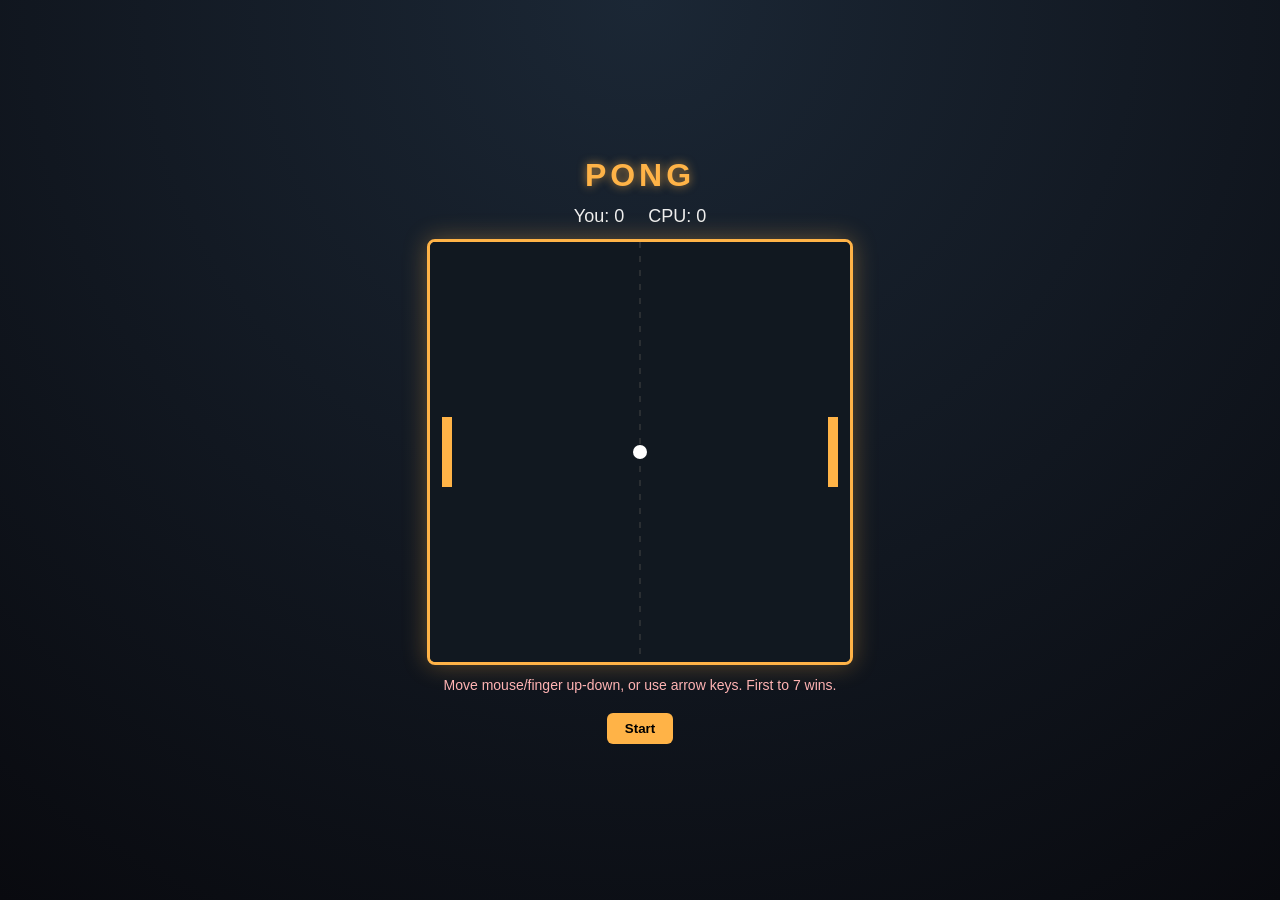
<file: games/pong/index.html>
<!DOCTYPE html>
<html lang="en">
<head>
<meta charset="UTF-8">
<meta name="viewport" content="width=device-width, initial-scale=1, maximum-scale=1, viewport-fit=cover">
<meta name="mobile-web-app-capable" content="yes">
<title>Pong</title>
<style>
  * { box-sizing: border-box; }
  body {
    margin: 0;
    min-height: 100vh;
    display: flex;
    flex-direction: column;
    align-items: center;
    justify-content: center;
    background: radial-gradient(circle at top, #1b2735, #090a0f);
    font-family: 'Segoe UI', Arial, sans-serif;
    color: #eee;
    gap: 12px;
  }
  h1 {
    margin: 0;
    letter-spacing: 4px;
    color: #ffb347;
    text-shadow: 0 0 10px #ffb347aa;
  }
  #hud {
    display: flex;
    gap: 24px;
    font-size: 18px;
  }
  canvas {
    background: #111820;
    border: 3px solid #ffb347;
    border-radius: 8px;
    box-shadow: 0 0 25px #ffb34755;
    touch-action: none;
  }
  #msg {
    min-height: 24px;
    font-size: 14px;
    color: #ffb3b3;
  }
  button {
    background: #ffb347;
    border: none;
    padding: 8px 18px;
    border-radius: 6px;
    font-weight: bold;
    cursor: pointer;
  }
</style>
</head>
<body>
<h1>PONG</h1>
<div id="hud">
  <div>You: <span id="pScore">0</span></div>
  <div>CPU: <span id="cScore">0</span></div>
</div>
<canvas id="game" width="420" height="420"></canvas>
<div id="msg">Move mouse/finger up-down, or use arrow keys. First to 7 wins.</div>
<button id="startBtn">Start</button>

<script>
const canvas = document.getElementById('game');
const ctx = canvas.getContext('2d');
const W = canvas.width, H = canvas.height;

const paddleW = 10, paddleH = 70;
let player, cpu, ball, pScore, cScore, loopId, running;

function reset() {
  player = { x: 12, y: (H-paddleH)/2, speed: 6 };
  cpu = { x: W - 12 - paddleW, y: (H-paddleH)/2, speed: 4.2 };
  pScore = 0; cScore = 0;
  document.getElementById('pScore').textContent = pScore;
  document.getElementById('cScore').textContent = cScore;
  resetBall(Math.random() < 0.5 ? 1 : -1);
}

function resetBall(dir) {
  ball = { x: W/2, y: H/2, r: 7, dx: 4 * dir, dy: (Math.random()*4 - 2) || 3 };
}

function init() {
  reset();
  running = true;
  document.getElementById('msg').textContent = '';
  if (loopId) cancelAnimationFrame(loopId);
  loop();
}

function loop() {
  if (!running) return;
  update();
  draw();
  loopId = requestAnimationFrame(loop);
}

function update() {
  ball.x += ball.dx;
  ball.y += ball.dy;

  if (ball.y - ball.r < 0 || ball.y + ball.r > H) ball.dy *= -1;

  // player paddle collision
  if (ball.x - ball.r < player.x + paddleW && ball.x - ball.r > player.x &&
      ball.y > player.y && ball.y < player.y + paddleH && ball.dx < 0) {
    const hit = (ball.y - (player.y + paddleH/2)) / (paddleH/2);
    ball.dx = Math.abs(ball.dx) * 1.05;
    ball.dy = hit * 5;
  }

  // cpu paddle collision
  if (ball.x + ball.r > cpu.x && ball.x + ball.r < cpu.x + paddleW &&
      ball.y > cpu.y && ball.y < cpu.y + paddleH && ball.dx > 0) {
    const hit = (ball.y - (cpu.y + paddleH/2)) / (paddleH/2);
    ball.dx = -Math.abs(ball.dx) * 1.05;
    ball.dy = hit * 5;
  }

  // scoring
  if (ball.x < 0) {
    cScore++;
    document.getElementById('cScore').textContent = cScore;
    checkWin();
    if (running) resetBall(1);
  } else if (ball.x > W) {
    pScore++;
    document.getElementById('pScore').textContent = pScore;
    checkWin();
    if (running) resetBall(-1);
  }

  // cpu ai tracking
  const cpuCenter = cpu.y + paddleH/2;
  if (cpuCenter < ball.y - 10) cpu.y += cpu.speed;
  else if (cpuCenter > ball.y + 10) cpu.y -= cpu.speed;
  cpu.y = Math.min(Math.max(cpu.y, 0), H - paddleH);

  player.y = Math.min(Math.max(player.y, 0), H - paddleH);
}

function checkWin() {
  if (pScore >= 7) {
    running = false;
    document.getElementById('msg').textContent = 'You win! Press Start to play again';
  } else if (cScore >= 7) {
    running = false;
    document.getElementById('msg').textContent = 'CPU wins! Press Start to try again';
  }
}

function draw() {
  ctx.fillStyle = '#111820';
  ctx.fillRect(0, 0, W, H);

  ctx.strokeStyle = '#444';
  ctx.setLineDash([6, 8]);
  ctx.beginPath();
  ctx.moveTo(W/2, 0);
  ctx.lineTo(W/2, H);
  ctx.stroke();
  ctx.setLineDash([]);

  ctx.fillStyle = '#ffb347';
  ctx.fillRect(player.x, player.y, paddleW, paddleH);
  ctx.fillRect(cpu.x, cpu.y, paddleW, paddleH);

  ctx.beginPath();
  ctx.arc(ball.x, ball.y, ball.r, 0, Math.PI*2);
  ctx.fillStyle = '#fff';
  ctx.fill();
}

function movePaddle(clientY) {
  const rect = canvas.getBoundingClientRect();
  const y = clientY - rect.top;
  player.y = Math.min(Math.max(y - paddleH/2, 0), H - paddleH);
}

canvas.addEventListener('mousemove', e => movePaddle(e.clientY));
canvas.addEventListener('touchmove', e => {
  movePaddle(e.touches[0].clientY);
  e.preventDefault();
}, { passive: false });

document.addEventListener('keydown', e => {
  if (e.key === 'ArrowUp') player.y -= player.speed * 3;
  if (e.key === 'ArrowDown') player.y += player.speed * 3;
});

document.getElementById('startBtn').onclick = init;

reset();
draw();
</script>
</body>
</html>
</file>
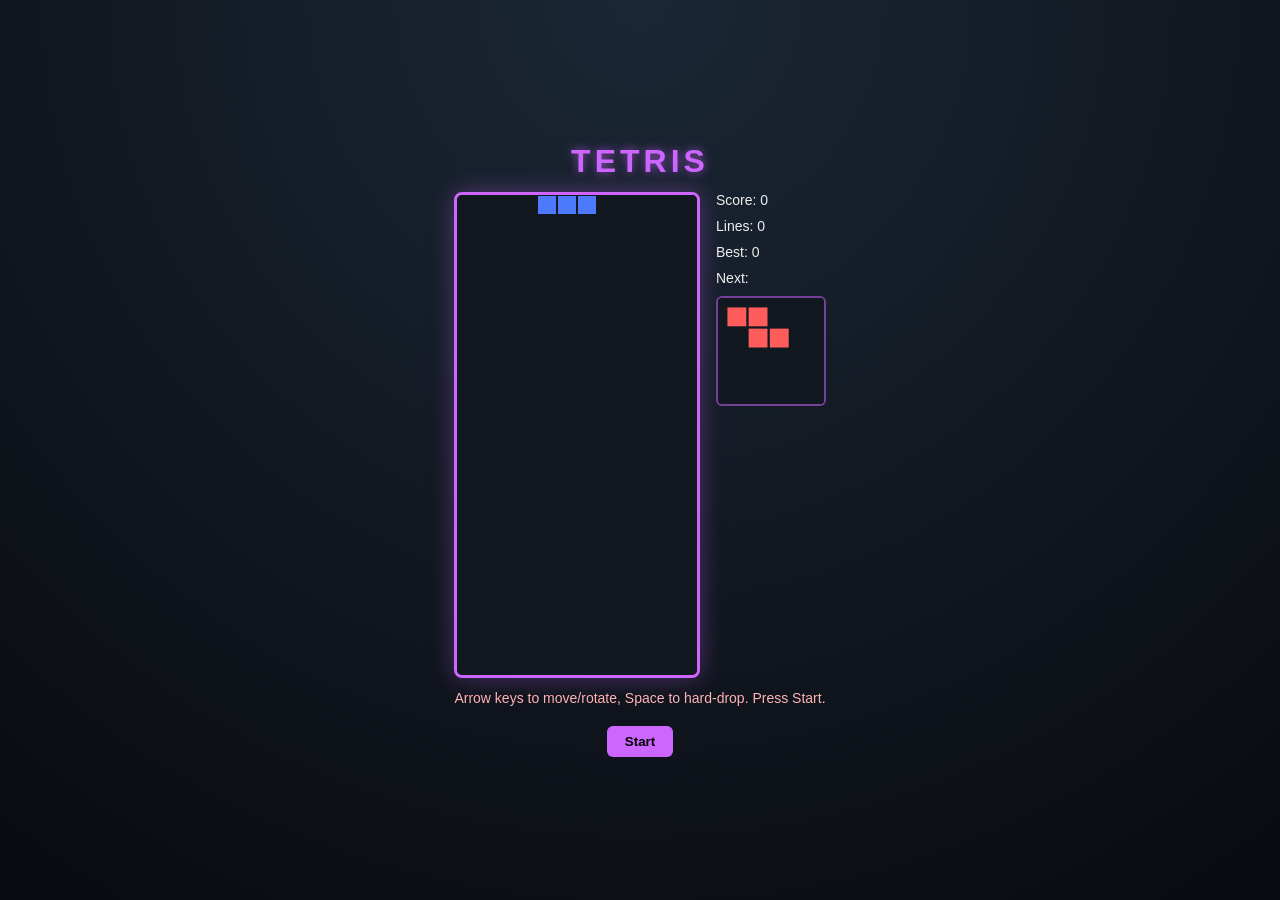
<file: games/tetris/index.html>
<!DOCTYPE html>
<html lang="en">
<head>
<meta charset="UTF-8">
<meta name="viewport" content="width=device-width, initial-scale=1, maximum-scale=1, viewport-fit=cover">
<meta name="mobile-web-app-capable" content="yes">
<title>Tetris</title>
<style>
  * { box-sizing: border-box; }
  body {
    margin: 0;
    min-height: 100vh;
    display: flex;
    flex-direction: column;
    align-items: center;
    justify-content: center;
    background: radial-gradient(circle at top, #1b2735, #090a0f);
    font-family: 'Segoe UI', Arial, sans-serif;
    color: #eee;
    gap: 12px;
  }
  h1 {
    margin: 0;
    letter-spacing: 4px;
    color: #cc66ff;
    text-shadow: 0 0 10px #cc66ffaa;
  }
  #wrap {
    display: flex;
    gap: 16px;
    align-items: flex-start;
  }
  canvas#game {
    background: #111820;
    border: 3px solid #cc66ff;
    border-radius: 8px;
    box-shadow: 0 0 25px #cc66ff55;
  }
  #side {
    display: flex;
    flex-direction: column;
    gap: 10px;
    width: 110px;
  }
  #side canvas {
    background: #111820;
    border: 2px solid #cc66ff88;
    border-radius: 6px;
  }
  .stat { font-size: 14px; }
  #msg {
    min-height: 24px;
    font-size: 14px;
    color: #ffb3b3;
  }
  button {
    background: #cc66ff;
    border: none;
    padding: 8px 18px;
    border-radius: 6px;
    font-weight: bold;
    cursor: pointer;
  }
  #controls {
    display: none;
    grid-template-columns: repeat(3, 46px);
    grid-template-rows: repeat(2, 46px);
    gap: 4px;
    margin-top: 8px;
  }
  #controls button {
    background: #222d3d;
    color: #cc66ff;
    border: 1px solid #cc66ff;
    font-size: 16px;
    padding: 0;
  }
  @media (max-width: 640px) {
    #controls { display: grid; }
  }
</style>
</head>
<body>
<h1>TETRIS</h1>
<div id="wrap">
  <canvas id="game" width="240" height="480"></canvas>
  <div id="side">
    <div class="stat">Score: <span id="score">0</span></div>
    <div class="stat">Lines: <span id="lines">0</span></div>
    <div class="stat">Best: <span id="best">0</span></div>
    <div class="stat">Next:</div>
    <canvas id="next" width="90" height="90"></canvas>
  </div>
</div>
<div id="msg">Arrow keys to move/rotate, Space to hard-drop. Press Start.</div>
<button id="startBtn">Start</button>
<div id="controls">
  <button id="rotBtn">⟳</button><button id="downBtn">▼</button><button id="dropBtn">⤓</button>
  <button id="leftBtn">◀</button><div></div><button id="rightBtn">▶</button>
</div>

<script>
const cols = 12, rows = 24, cell = 20;
const canvas = document.getElementById('game');
const ctx = canvas.getContext('2d');
const nextCanvas = document.getElementById('next');
const nctx = nextCanvas.getContext('2d');

const COLORS = { I:'#33ccff', O:'#ffe94a', T:'#cc66ff', S:'#7CFC00', Z:'#ff5c5c', J:'#4d79ff', L:'#ffb347' };
const SHAPES = {
  I: [[0,1],[1,1],[2,1],[3,1]],
  O: [[1,0],[2,0],[1,1],[2,1]],
  T: [[1,0],[0,1],[1,1],[2,1]],
  S: [[1,0],[2,0],[0,1],[1,1]],
  Z: [[0,0],[1,0],[1,1],[2,1]],
  J: [[0,0],[0,1],[1,1],[2,1]],
  L: [[2,0],[0,1],[1,1],[2,1]],
};
const KEYS = Object.keys(SHAPES);

let board, current, next, score, lines, best, loopId, running, dropCounter, dropInterval, lastTime;

function emptyBoard() {
  return Array.from({length: rows}, () => Array(cols).fill(null));
}

function randomPiece() {
  const k = KEYS[Math.floor(Math.random()*KEYS.length)];
  return { type: k, cells: SHAPES[k].map(c => c.slice()), x: 4, y: 0, color: COLORS[k] };
}

function rotate(piece) {
  if (piece.type === 'O') return piece.cells.map(c => c.slice());
  const cx = piece.cells.reduce((s,c)=>s+c[0],0)/piece.cells.length;
  const cy = piece.cells.reduce((s,c)=>s+c[1],0)/piece.cells.length;
  return piece.cells.map(([x,y]) => {
    const rx = Math.round(cx + (y - cy));
    const ry = Math.round(cy - (x - cx));
    return [rx, ry];
  });
}

function collides(cells, ox, oy) {
  return cells.some(([x,y]) => {
    const nx = x + ox, ny = y + oy;
    if (nx < 0 || nx >= cols || ny >= rows) return true;
    if (ny >= 0 && board[ny][nx]) return true;
    return false;
  });
}

function merge() {
  current.cells.forEach(([x,y]) => {
    const nx = x + current.x, ny = y + current.y;
    if (ny >= 0) board[ny][nx] = current.color;
  });
}

function clearLines() {
  let cleared = 0;
  for (let r = rows - 1; r >= 0; r--) {
    if (board[r].every(c => c)) {
      board.splice(r, 1);
      board.unshift(Array(cols).fill(null));
      cleared++;
      r++;
    }
  }
  if (cleared) {
    const points = [0, 100, 300, 500, 800][cleared] || 1000;
    score += points;
    lines += cleared;
    document.getElementById('score').textContent = score;
    document.getElementById('lines').textContent = lines;
    dropInterval = Math.max(120, 700 - Math.floor(lines/10) * 60);
  }
}

function spawn() {
  current = next;
  current.x = 4; current.y = -1;
  next = randomPiece();
  drawNext();
  if (collides(current.cells, current.x, current.y)) {
    gameOver();
  }
}

function init() {
  board = emptyBoard();
  score = 0; lines = 0;
  best = Number(localStorage.getItem('tetrisBest') || 0);
  document.getElementById('score').textContent = score;
  document.getElementById('lines').textContent = lines;
  document.getElementById('best').textContent = best;
  dropInterval = 700;
  dropCounter = 0;
  lastTime = 0;
  next = randomPiece();
  spawn();
  running = true;
  document.getElementById('msg').textContent = '';
  if (loopId) cancelAnimationFrame(loopId);
  loop(0);
}

function hardDrop() {
  while (!collides(current.cells, current.x, current.y+1)) current.y++;
  lockPiece();
}

function lockPiece() {
  merge();
  clearLines();
  spawn();
  dropCounter = 0;
}

function loop(time) {
  if (!running) return;
  const delta = time - lastTime;
  lastTime = time;
  dropCounter += delta;
  if (dropCounter > dropInterval) {
    if (!collides(current.cells, current.x, current.y+1)) {
      current.y++;
    } else {
      lockPiece();
    }
    dropCounter = 0;
  }
  draw();
  loopId = requestAnimationFrame(loop);
}

function gameOver() {
  running = false;
  cancelAnimationFrame(loopId);
  if (score > best) {
    best = score;
    localStorage.setItem('tetrisBest', best);
    document.getElementById('best').textContent = best;
  }
  document.getElementById('msg').textContent = 'Game over — press Start to try again';
}

function drawCell(c, x, y, color) {
  c.fillStyle = color;
  c.fillRect(x*cell+1, y*cell+1, cell-2, cell-2);
}

function draw() {
  ctx.fillStyle = '#111820';
  ctx.fillRect(0, 0, canvas.width, canvas.height);

  for (let r = 0; r < rows; r++) {
    for (let c = 0; c < cols; c++) {
      if (board[r][c]) drawCell(ctx, c, r, board[r][c]);
    }
  }

  current.cells.forEach(([x,y]) => {
    const ny = y + current.y;
    if (ny >= 0) drawCell(ctx, x + current.x, ny, current.color);
  });
}

function drawNext() {
  nctx.fillStyle = '#111820';
  nctx.fillRect(0, 0, nextCanvas.width, nextCanvas.height);
  const ncell = 18;
  next.cells.forEach(([x,y]) => {
    nctx.fillStyle = next.color;
    nctx.fillRect(x*ncell+8, y*ncell+8, ncell-2, ncell-2);
  });
}

function move(dx) {
  if (!running) return;
  if (!collides(current.cells, current.x+dx, current.y)) current.x += dx;
}

function softDrop() {
  if (!running) return;
  if (!collides(current.cells, current.x, current.y+1)) current.y++;
  else lockPiece();
}

function doRotate() {
  if (!running) return;
  const rotated = rotate(current);
  const kicks = [0, -1, 1, -2, 2];
  for (const k of kicks) {
    if (!collides(rotated, current.x+k, current.y)) {
      current.cells = rotated;
      current.x += k;
      return;
    }
  }
}

document.addEventListener('keydown', e => {
  switch (e.key) {
    case 'ArrowLeft': move(-1); break;
    case 'ArrowRight': move(1); break;
    case 'ArrowDown': softDrop(); break;
    case 'ArrowUp': doRotate(); break;
    case ' ': hardDrop(); e.preventDefault(); break;
  }
});

document.getElementById('leftBtn').onclick = () => move(-1);
document.getElementById('rightBtn').onclick = () => move(1);
document.getElementById('downBtn').onclick = () => softDrop();
document.getElementById('rotBtn').onclick = () => doRotate();
document.getElementById('dropBtn').onclick = () => hardDrop();
document.getElementById('startBtn').onclick = init;

best = Number(localStorage.getItem('tetrisBest') || 0);
document.getElementById('best').textContent = best;
board = emptyBoard();
next = randomPiece();
current = randomPiece();
current.y = -1;
drawNext();
draw();
</script>
</body>
</html>
</file>
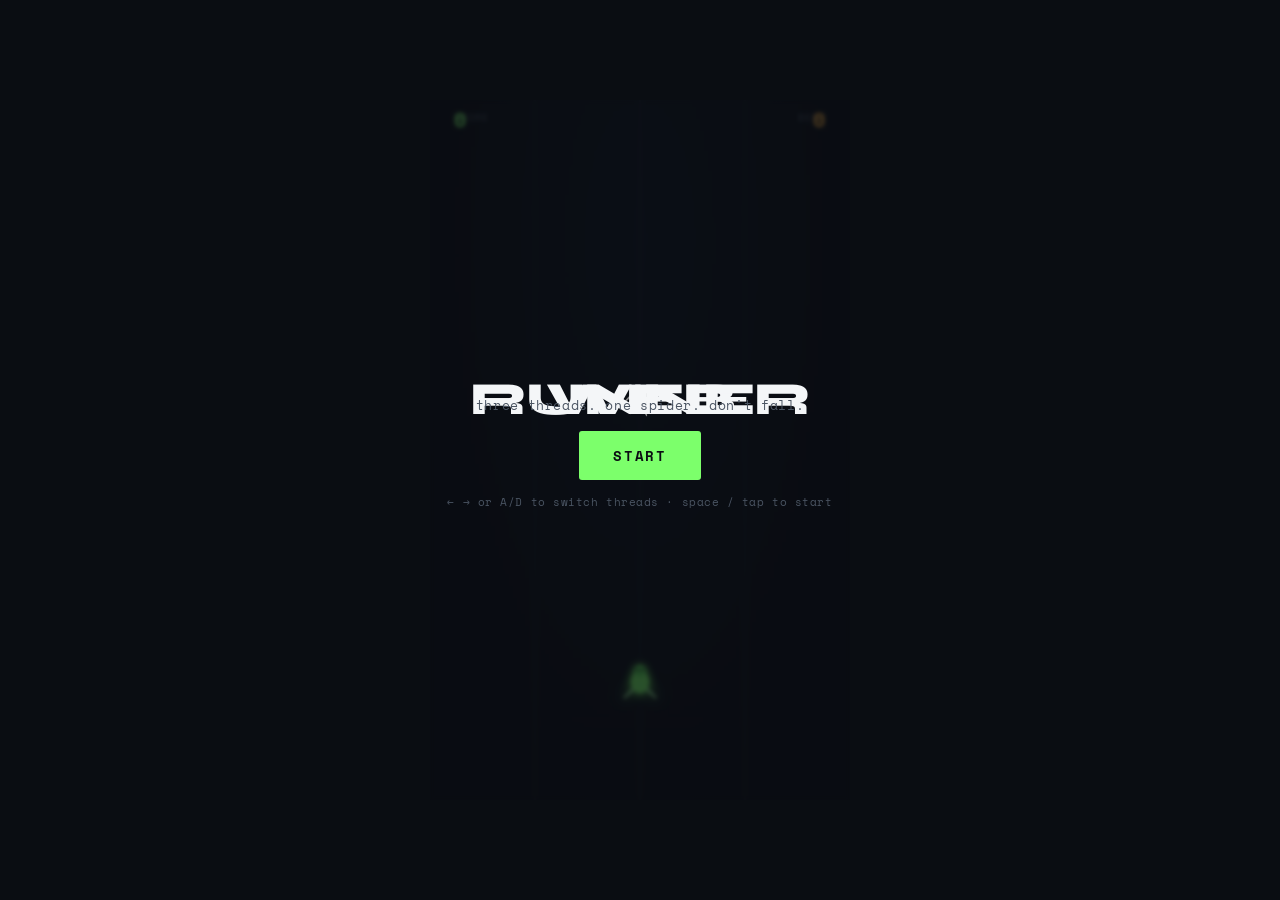
<file: games/web-runner/index.html>
<!DOCTYPE html>
<html lang="en">
<head>
<meta charset="UTF-8">
<meta name="viewport" content="width=device-width, initial-scale=1, maximum-scale=1, minimum-scale=1, user-scalable=no, viewport-fit=cover">
<meta name="mobile-web-app-capable" content="yes">
<meta name="apple-mobile-web-app-capable" content="yes">
<meta name="apple-mobile-web-app-status-bar-style" content="black-translucent">
<title>WEB RUNNER</title>
<style>
  @import url('https://fonts.googleapis.com/css2?family=Space+Mono:wght@400;700&family=Syne:wght@700;800&display=swap');

  :root {
    --bg: #0a0d12;
    --bg2: #0e1420;
    --silk: #aab4c2;
    --venom: #7cff6b;
    --amber: #ffb340;
    --danger: #ff4d5e;
    --dim: #4b5563;
  }

  * { box-sizing: border-box; }

  html, body {
    margin: 0;
    padding: 0;
    background: var(--bg);
    height: 100%;
    overflow: hidden;
    overscroll-behavior: none;
    font-family: 'Space Mono', monospace;
    touch-action: none;
    -webkit-touch-callout: none;
    -webkit-user-select: none;
    user-select: none;
  }

  #stage {
    position: relative;
    width: 100vw;
    height: 100%;
    height: 100dvh;
    display: flex;
    align-items: center;
    justify-content: center;
    padding: env(safe-area-inset-top) env(safe-area-inset-right) env(safe-area-inset-bottom) env(safe-area-inset-left);
    box-sizing: border-box;
  }

  canvas {
    background: radial-gradient(ellipse at 50% 20%, var(--bg2) 0%, var(--bg) 75%);
    display: block;
    touch-action: none;
    cursor: pointer;
    width: 100%;
    height: auto;
    -webkit-tap-highlight-color: transparent;
    border-radius: 4px;
  }

  #gameWrap {
    position: relative;
    width: min(420px, 92vw);
    max-height: 100%;
    line-height: 0;
  }

  #hud {
    position: absolute;
    top: 18px;
    left: 0;
    right: 0;
    display: flex;
    justify-content: space-between;
    padding: 0 24px;
    pointer-events: none;
    font-family: 'Space Mono', monospace;
    color: var(--silk);
    letter-spacing: 0.08em;
    font-size: 14px;
  }

  #hud .label { color: var(--dim); font-size: 10px; display: block; margin-bottom: 2px; }
  #hud .val { color: var(--venom); font-size: 20px; font-weight: 700; }
  #hud .right .val { color: var(--amber); }

  #overlay {
    position: absolute;
    inset: 0;
    display: flex;
    flex-direction: column;
    align-items: center;
    justify-content: center;
    text-align: center;
    color: var(--silk);
    background: rgba(10,13,18,0.72);
    backdrop-filter: blur(2px);
    transition: opacity 0.25s ease;
  }

  #overlay.hidden { opacity: 0; pointer-events: none; }

  #overlay h1 {
    font-family: 'Syne', sans-serif;
    font-size: clamp(28px, 6vw, 46px);
    font-weight: 800;
    color: #f4f6f8;
    margin: 0 0 6px 0;
    letter-spacing: -0.02em;
  }

  #overlay .spidermark {
    font-size: 30px;
    display: inline-block;
    animation: dangle 2.4s ease-in-out infinite;
    transform-origin: top center;
  }

  @keyframes dangle {
    0%, 100% { transform: rotate(-4deg) translateY(0); }
    50% { transform: rotate(4deg) translateY(3px); }
  }

  #overlay p.sub {
    color: var(--dim);
    font-size: 13px;
    margin: 0 0 26px 0;
    letter-spacing: 0.05em;
  }

  #overlay .stat-row {
    display: flex;
    gap: 36px;
    margin-bottom: 28px;
  }

  #overlay .stat .n {
    font-size: 26px;
    font-weight: 700;
    color: var(--amber);
  }
  #overlay .stat .l {
    font-size: 10px;
    color: var(--dim);
    letter-spacing: 0.1em;
  }

  #startBtn {
    font-family: 'Space Mono', monospace;
    font-weight: 700;
    font-size: 14px;
    letter-spacing: 0.12em;
    padding: 14px 34px;
    background: var(--venom);
    color: #0a0d12;
    border: none;
    border-radius: 3px;
    cursor: pointer;
    text-transform: uppercase;
  }
  #startBtn:hover { filter: brightness(1.08); }

  #controls-note {
    margin-top: 22px;
    font-size: 11px;
    color: var(--dim);
    letter-spacing: 0.05em;
  }

  #gameover-label {
    color: var(--danger);
    font-size: 11px;
    letter-spacing: 0.15em;
    margin-bottom: 8px;
    display: none;
  }
</style>
</head>
<body>
<div id="stage">
 <div id="gameWrap">
  <div id="hud">
    <div class="left">
      <span class="label">SCORE</span>
      <span class="val" id="scoreVal">0</span>
    </div>
    <div class="right" style="text-align:right;">
      <span class="label">BEST</span>
      <span class="val" id="bestVal">0</span>
    </div>
  </div>

  <canvas id="game" width="420" height="700"></canvas>

  <div id="overlay">
    <div id="gameover-label">CAUGHT IN THE FALL</div>
    <div class="spidermark">🕷️</div>
    <h1 id="titleText">WEB RUNNER</h1>
    <p class="sub" id="subText">three threads. one spider. don't fall.</p>
    <div class="stat-row" id="statRow" style="display:none;">
      <div class="stat"><div class="n" id="finalScore">0</div><div class="l">SCORE</div></div>
      <div class="stat"><div class="n" id="finalFlies">0</div><div class="l">FLIES</div></div>
      <div class="stat"><div class="n" id="finalBest">0</div><div class="l">BEST</div></div>
    </div>
    <button id="startBtn">Start</button>
    <div id="controls-note">← → or A/D to switch threads · space / tap to start</div>
  </div>
 </div>
</div>

<script>
(function() {
  const canvas = document.getElementById('game');
  const ctx = canvas.getContext('2d');
  const W = canvas.width, H = canvas.height;

  const LANES = 3;
  const laneX = i => (W / (LANES + 1)) * (i + 1);
  const spiderY = H - 120;

  let best = 0;
  let state = 'idle'; // idle | playing | dead
  let score = 0, flies = 0;
  let speed = 4.2;
  let elapsed = 0;
  let spawnTimer = 0;
  let spawnInterval = 62;

  const spider = { lane: 1, x: laneX(1), targetX: laneX(1), y: spiderY, legPhase: 0 };
  let obstacles = []; // {lane, y, w, type}
  let flyItems = [];  // {lane, y, bob}
  let webStrands = []; // background decoration
  let particles = [];

  function initWeb() {
    webStrands = [];
    for (let i = 0; i < 14; i++) {
      webStrands.push({
        y: Math.random() * H,
        speed: 0.3 + Math.random() * 0.5,
        alpha: 0.06 + Math.random() * 0.1
      });
    }
  }
  initWeb();

  function resetGame() {
    score = 0; flies = 0; speed = 4.2; elapsed = 0;
    spawnTimer = 0; spawnInterval = 62;
    spider.lane = 1; spider.x = laneX(1); spider.targetX = laneX(1);
    obstacles = []; flyItems = []; particles = [];
  }

  function moveLane(dir) {
    if (state !== 'playing') return;
    const newLane = Math.min(LANES - 1, Math.max(0, spider.lane + dir));
    if (newLane !== spider.lane) {
      spider.lane = newLane;
      spider.targetX = laneX(newLane);
      spawnParticleBurst(spider.x, spider.y, '#7cff6b');
    }
  }

  function spawnParticleBurst(x, y, color) {
    for (let i = 0; i < 8; i++) {
      particles.push({
        x, y,
        vx: (Math.random() - 0.5) * 4,
        vy: (Math.random() - 0.5) * 4,
        life: 20,
        color
      });
    }
  }

  function spawnRow() {
    // decide pattern: sometimes obstacle in 1-2 lanes, always leave a gap
    const blockedLanes = new Set();
    const numBlocked = Math.random() < 0.35 ? 2 : 1;
    while (blockedLanes.size < numBlocked) {
      blockedLanes.add(Math.floor(Math.random() * LANES));
    }
    // ensure at least one lane open
    if (blockedLanes.size >= LANES) blockedLanes.delete([...blockedLanes][0]);

    for (let l = 0; l < LANES; l++) {
      if (blockedLanes.has(l)) {
        obstacles.push({ lane: l, y: -30, w: 34, type: Math.random() < 0.5 ? 'leaf' : 'thorn' });
      } else if (Math.random() < 0.55) {
        flyItems.push({ lane: l, y: -30, bob: Math.random() * Math.PI * 2 });
      }
    }
  }

  function update() {
    if (state !== 'playing') return;

    elapsed++;
    score += 1;
    speed = 4.2 + Math.min(6, elapsed / 260);
    spawnInterval = Math.max(30, 62 - elapsed / 40);

    spawnTimer++;
    if (spawnTimer >= spawnInterval) {
      spawnTimer = 0;
      spawnRow();
    }

    spider.x += (spider.targetX - spider.x) * 0.28;
    spider.legPhase += 0.35;

    for (const w of webStrands) {
      w.y += w.speed * (speed / 4.2);
      if (w.y > H) w.y = -20;
    }

    for (const o of obstacles) o.y += speed;
    for (const f of flyItems) { f.y += speed * 0.92; f.bob += 0.15; }

    obstacles = obstacles.filter(o => o.y < H + 40);
    flyItems = flyItems.filter(f => f.y < H + 40);

    // collision check
    for (const o of obstacles) {
      if (o.lane === spider.lane) {
        const dy = Math.abs(o.y - spider.y);
        if (dy < 26) {
          die();
          return;
        }
      }
    }
    for (let i = flyItems.length - 1; i >= 0; i--) {
      const f = flyItems[i];
      if (f.lane === spider.lane) {
        const dy = Math.abs(f.y - spider.y);
        if (dy < 26) {
          flies++;
          score += 25;
          spawnParticleBurst(spider.x, spider.y, '#ffb340');
          flyItems.splice(i, 1);
        }
      }
    }

    for (let i = particles.length - 1; i >= 0; i--) {
      const p = particles[i];
      p.x += p.vx; p.y += p.vy; p.life--;
      if (p.life <= 0) particles.splice(i, 1);
    }

    document.getElementById('scoreVal').textContent = score;
  }

  function die() {
    state = 'dead';
    if (score > best) {
      best = score;
      document.getElementById('bestVal').textContent = best;
    }
    showOverlay(true);
  }

  function drawWeb() {
    ctx.save();
    ctx.strokeStyle = 'rgba(170,180,194,0.10)';
    ctx.lineWidth = 1;
    // vertical threads
    for (let i = 0; i < LANES; i++) {
      const x = laneX(i);
      ctx.beginPath();
      ctx.moveTo(x, 0);
      ctx.lineTo(x, H);
      ctx.stroke();
    }
    // horizontal rungs, scrolling
    for (const w of webStrands) {
      ctx.beginPath();
      ctx.globalAlpha = w.alpha;
      ctx.moveTo(laneX(0) - 30, w.y);
      ctx.lineTo(laneX(LANES - 1) + 30, w.y);
      ctx.stroke();
      ctx.globalAlpha = 1;
    }
    ctx.restore();
  }

  function drawSpider() {
    const x = spider.x, y = spider.y;
    ctx.save();
    ctx.translate(x, y);

    // glow
    ctx.shadowColor = '#7cff6b';
    ctx.shadowBlur = 14;

    // legs
    ctx.strokeStyle = '#9be89a';
    ctx.lineWidth = 2.2;
    const legSwing = Math.sin(spider.legPhase) * 5;
    for (let side = -1; side <= 1; side += 2) {
      for (let i = 0; i < 3; i++) {
        const spread = 6 + i * 5;
        const swing = legSwing * (i % 2 === 0 ? 1 : -1);
        ctx.beginPath();
        ctx.moveTo(0, -4 + i * 3);
        ctx.lineTo(side * (spread + swing), 10 + i * 4);
        ctx.stroke();
      }
    }

    // body
    ctx.shadowBlur = 8;
    ctx.fillStyle = '#7cff6b';
    ctx.beginPath();
    ctx.ellipse(0, 2, 9, 11, 0, 0, Math.PI * 2);
    ctx.fill();

    ctx.fillStyle = '#5fe85a';
    ctx.beginPath();
    ctx.ellipse(0, -9, 6, 6, 0, 0, Math.PI * 2);
    ctx.fill();

    // eyes
    ctx.shadowBlur = 0;
    ctx.fillStyle = '#0a0d12';
    ctx.beginPath();
    ctx.arc(-2.4, -10, 1.3, 0, Math.PI * 2);
    ctx.arc(2.4, -10, 1.3, 0, Math.PI * 2);
    ctx.fill();

    ctx.restore();
  }

  function drawObstacle(o) {
    const x = laneX(o.lane), y = o.y;
    ctx.save();
    ctx.translate(x, y);
    ctx.shadowColor = '#ff4d5e';
    ctx.shadowBlur = 10;
    if (o.type === 'leaf') {
      ctx.fillStyle = '#e0525f';
      ctx.beginPath();
      ctx.ellipse(0, 0, 13, 9, Math.PI / 4, 0, Math.PI * 2);
      ctx.fill();
      ctx.strokeStyle = '#ff9aa2';
      ctx.lineWidth = 1;
      ctx.beginPath();
      ctx.moveTo(-8, -8); ctx.lineTo(8, 8);
      ctx.stroke();
    } else {
      ctx.fillStyle = '#ff4d5e';
      for (let i = 0; i < 5; i++) {
        const ang = (i / 5) * Math.PI * 2;
        ctx.beginPath();
        ctx.moveTo(0, 0);
        ctx.lineTo(Math.cos(ang) * 13, Math.sin(ang) * 13);
        ctx.lineTo(Math.cos(ang + 0.3) * 5, Math.sin(ang + 0.3) * 5);
        ctx.fill();
      }
    }
    ctx.restore();
  }

  function drawFly(f) {
    const x = laneX(f.lane), y = f.y + Math.sin(f.bob) * 3;
    ctx.save();
    ctx.translate(x, y);
    ctx.shadowColor = '#ffb340';
    ctx.shadowBlur = 12;
    ctx.fillStyle = 'rgba(255,179,64,0.35)';
    ctx.beginPath();
    ctx.ellipse(-6, 0, 6, 3, 0.3, 0, Math.PI * 2);
    ctx.ellipse(6, 0, 6, 3, -0.3, 0, Math.PI * 2);
    ctx.fill();
    ctx.fillStyle = '#ffb340';
    ctx.beginPath();
    ctx.ellipse(0, 0, 4.5, 3.5, 0, 0, Math.PI * 2);
    ctx.fill();
    ctx.restore();
  }

  function drawParticles() {
    for (const p of particles) {
      ctx.globalAlpha = Math.max(0, p.life / 20);
      ctx.fillStyle = p.color;
      ctx.beginPath();
      ctx.arc(p.x, p.y, 2, 0, Math.PI * 2);
      ctx.fill();
    }
    ctx.globalAlpha = 1;
  }

  function render() {
    ctx.clearRect(0, 0, W, H);
    drawWeb();
    for (const o of obstacles) drawObstacle(o);
    for (const f of flyItems) drawFly(f);
    drawParticles();
    if (state !== 'dead') drawSpider();
  }

  function loop() {
    update();
    render();
    requestAnimationFrame(loop);
  }

  // --- overlay / state control ---
  const overlay = document.getElementById('overlay');
  const startBtn = document.getElementById('startBtn');
  const titleText = document.getElementById('titleText');
  const subText = document.getElementById('subText');
  const goLabel = document.getElementById('gameover-label');
  const statRow = document.getElementById('statRow');

  function showOverlay(isDead) {
    overlay.classList.remove('hidden');
    if (isDead) {
      goLabel.style.display = 'block';
      titleText.textContent = 'WEB SNAPPED';
      subText.textContent = 'the thread gave out.';
      statRow.style.display = 'flex';
      document.getElementById('finalScore').textContent = score;
      document.getElementById('finalFlies').textContent = flies;
      document.getElementById('finalBest').textContent = best;
      startBtn.textContent = 'Retry';
    } else {
      goLabel.style.display = 'none';
      titleText.textContent = 'WEB RUNNER';
      subText.textContent = 'three threads. one spider. don\'t fall.';
      statRow.style.display = 'none';
      startBtn.textContent = 'Start';
    }
  }

  function hideOverlay() {
    overlay.classList.add('hidden');
  }

  function startGame() {
    resetGame();
    state = 'playing';
    hideOverlay();
  }

  startBtn.addEventListener('click', startGame);

  document.addEventListener('keydown', (e) => {
    if (e.code === 'ArrowLeft' || e.code === 'KeyA') moveLane(-1);
    if (e.code === 'ArrowRight' || e.code === 'KeyD') moveLane(1);
    if (e.code === 'Space' && state !== 'playing') startGame();
  });

  canvas.addEventListener('click', (e) => {
    if (state !== 'playing') { startGame(); return; }
    const rect = canvas.getBoundingClientRect();
    const cx = (e.clientX - rect.left) * (W / rect.width);
    if (cx < W / 2) moveLane(-1); else moveLane(1);
  });

  let touchStartX = null;
  canvas.addEventListener('touchstart', (e) => {
    touchStartX = e.touches[0].clientX;
  }, { passive: true });
  canvas.addEventListener('touchend', (e) => {
    if (state !== 'playing') { startGame(); return; }
    if (touchStartX === null) return;
    const dx = e.changedTouches[0].clientX - touchStartX;
    if (Math.abs(dx) > 20) {
      moveLane(dx > 0 ? 1 : -1);
    } else {
      const rect = canvas.getBoundingClientRect();
      const cx = touchStartX - rect.left;
      moveLane(cx < rect.width / 2 ? -1 : 1);
    }
    touchStartX = null;
  });

  showOverlay(false);
  loop();
})();
</script>
</body>
</html>
</file>
